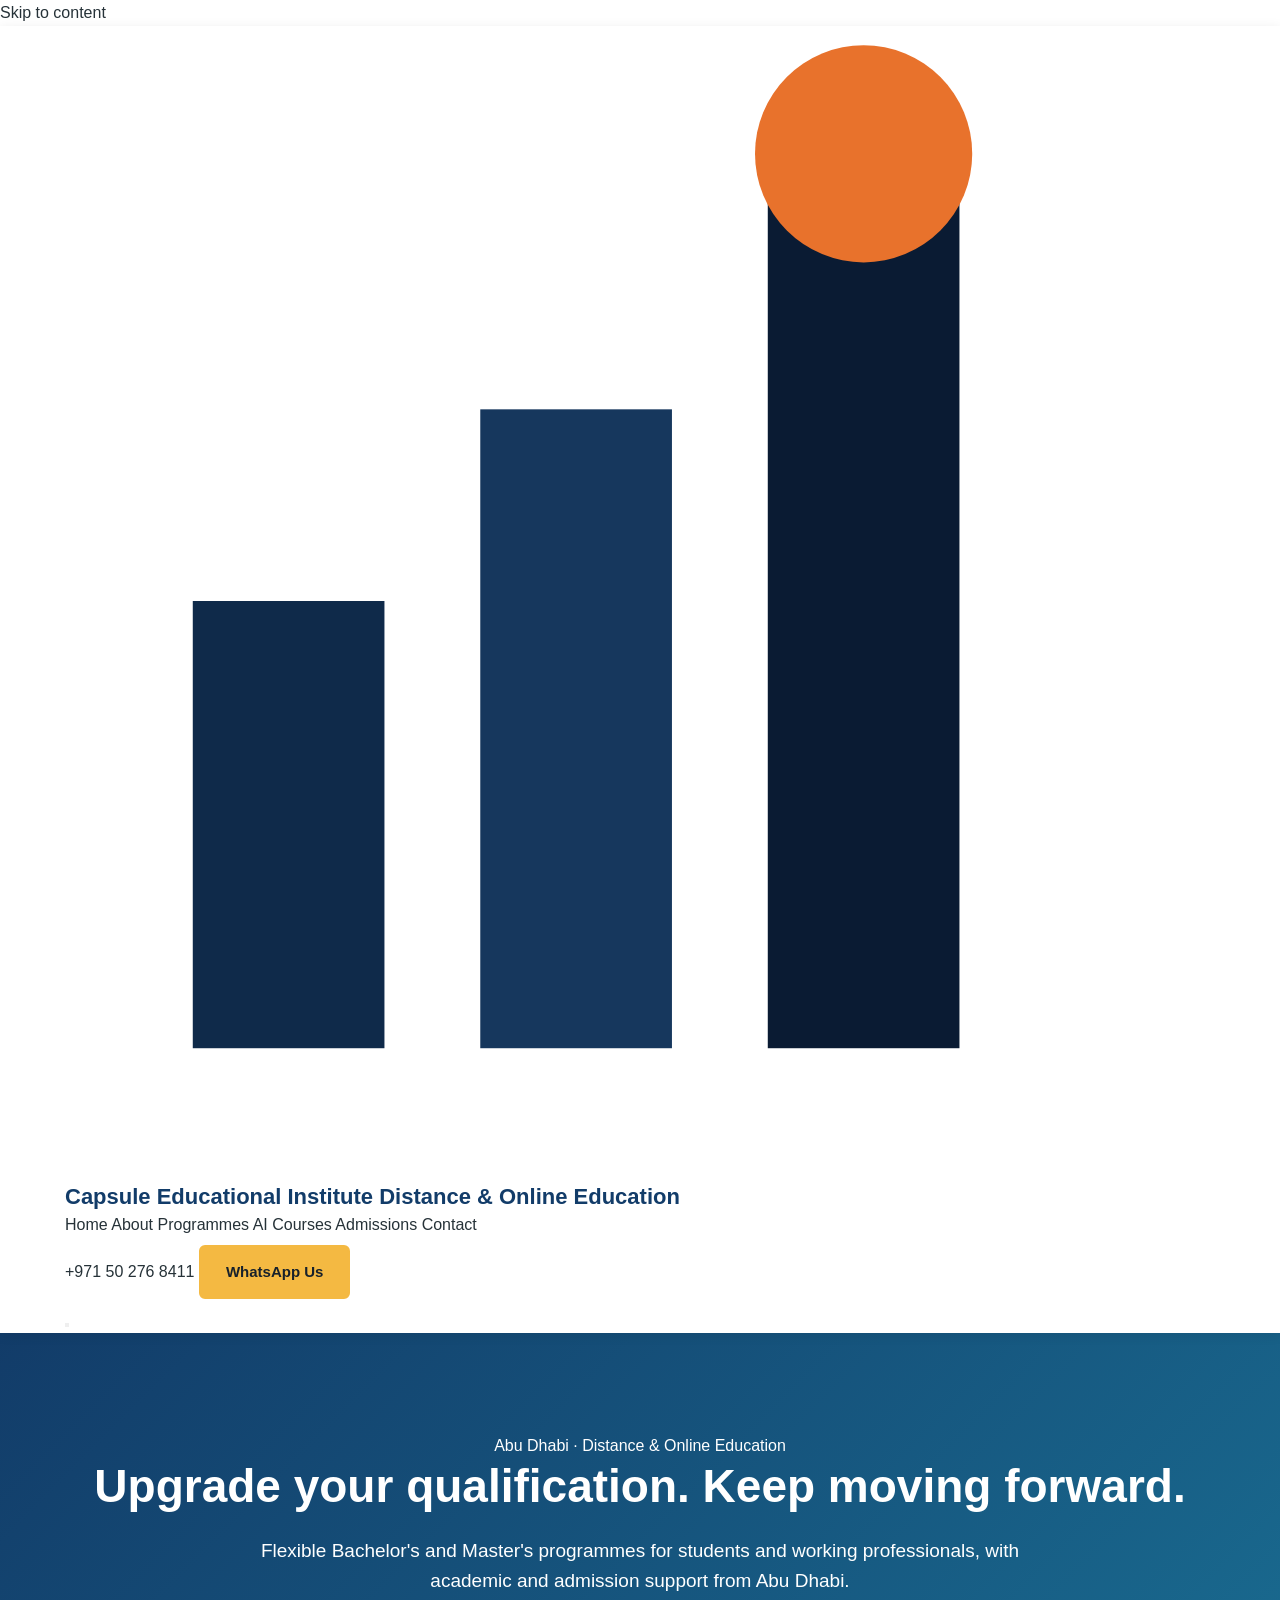
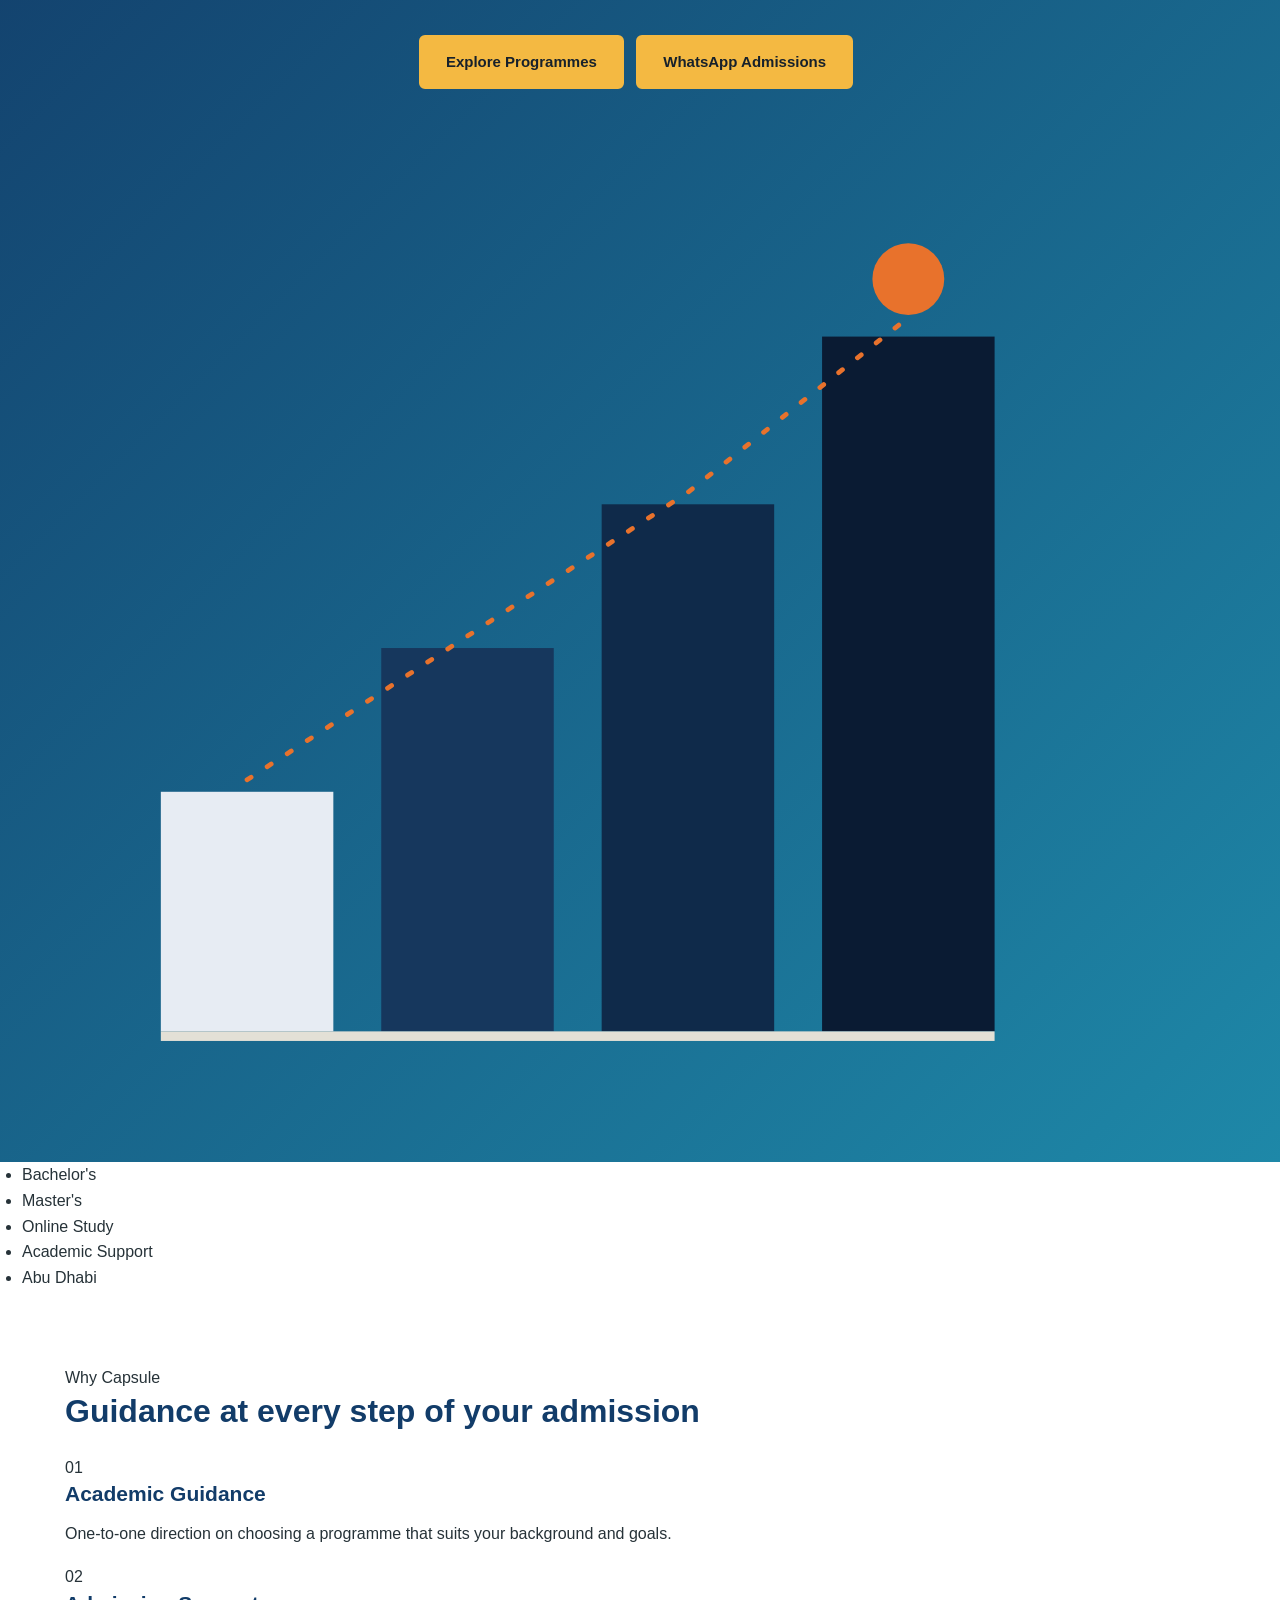
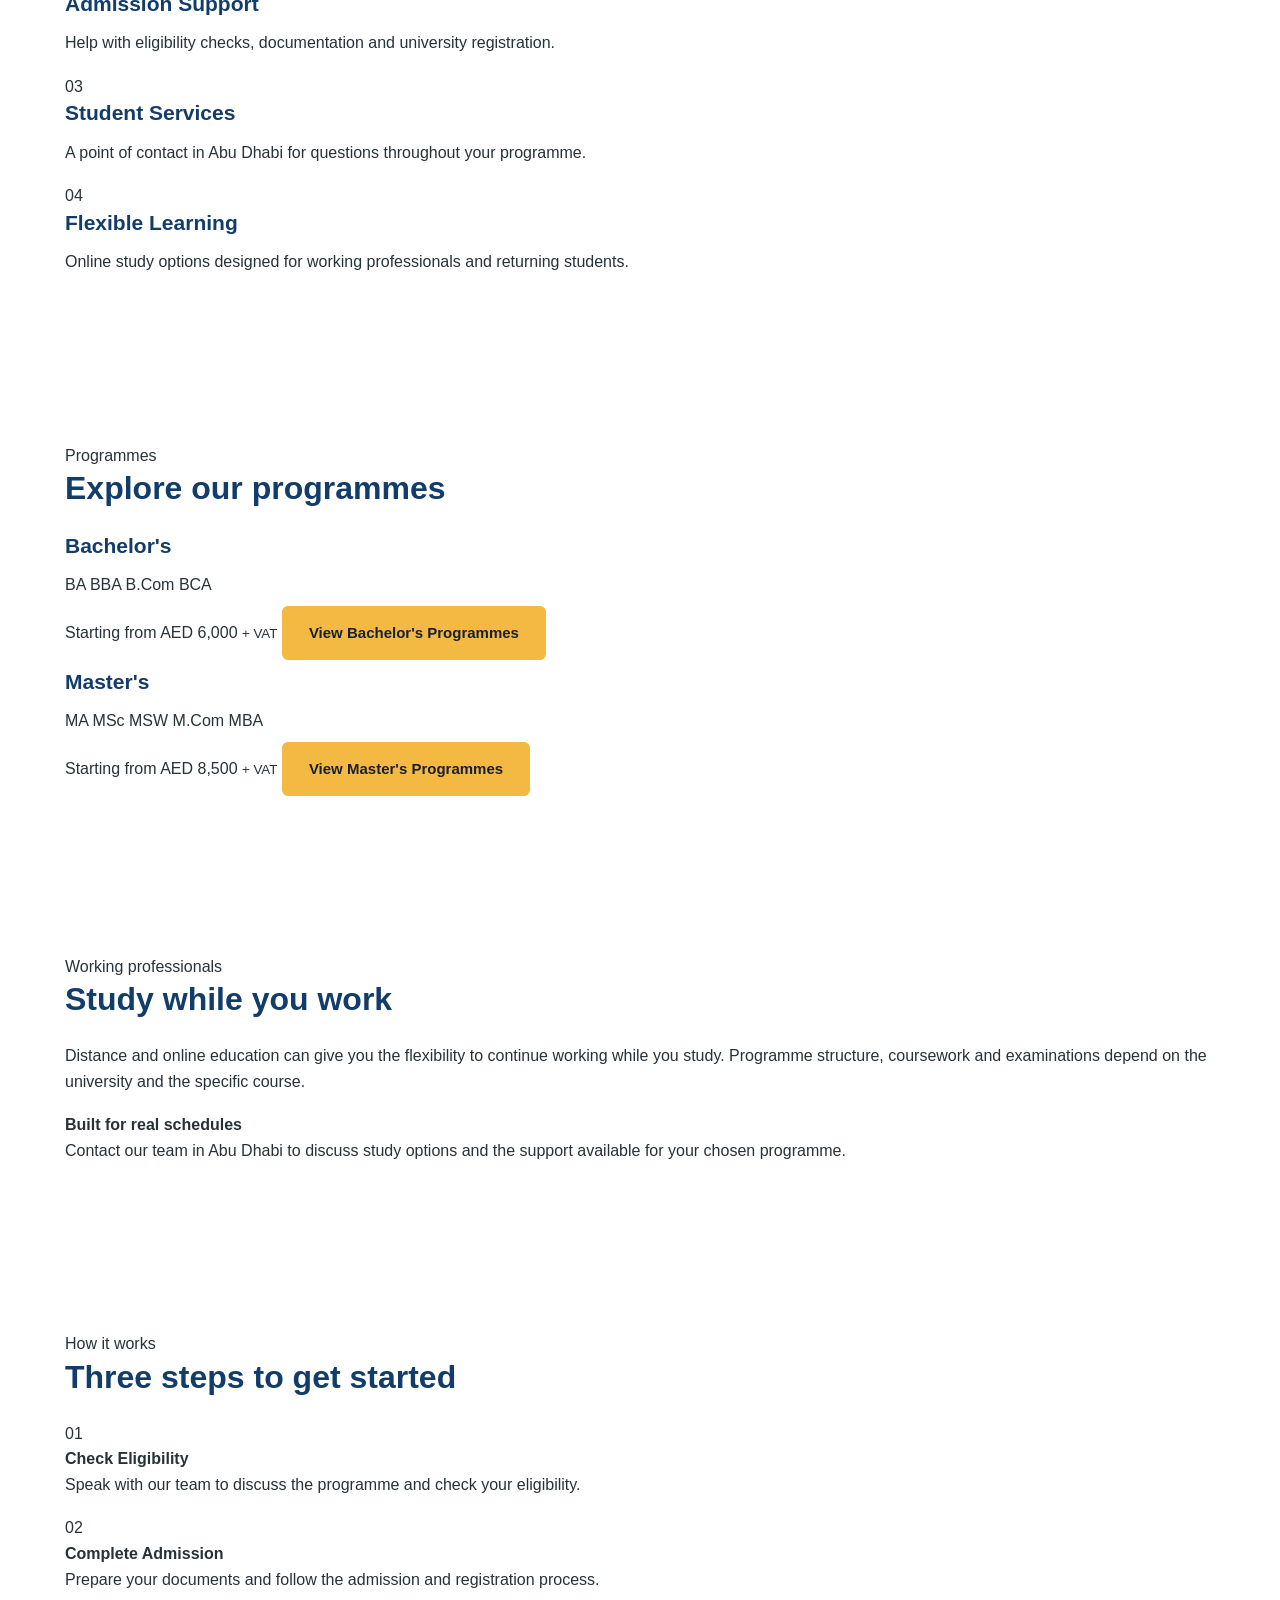
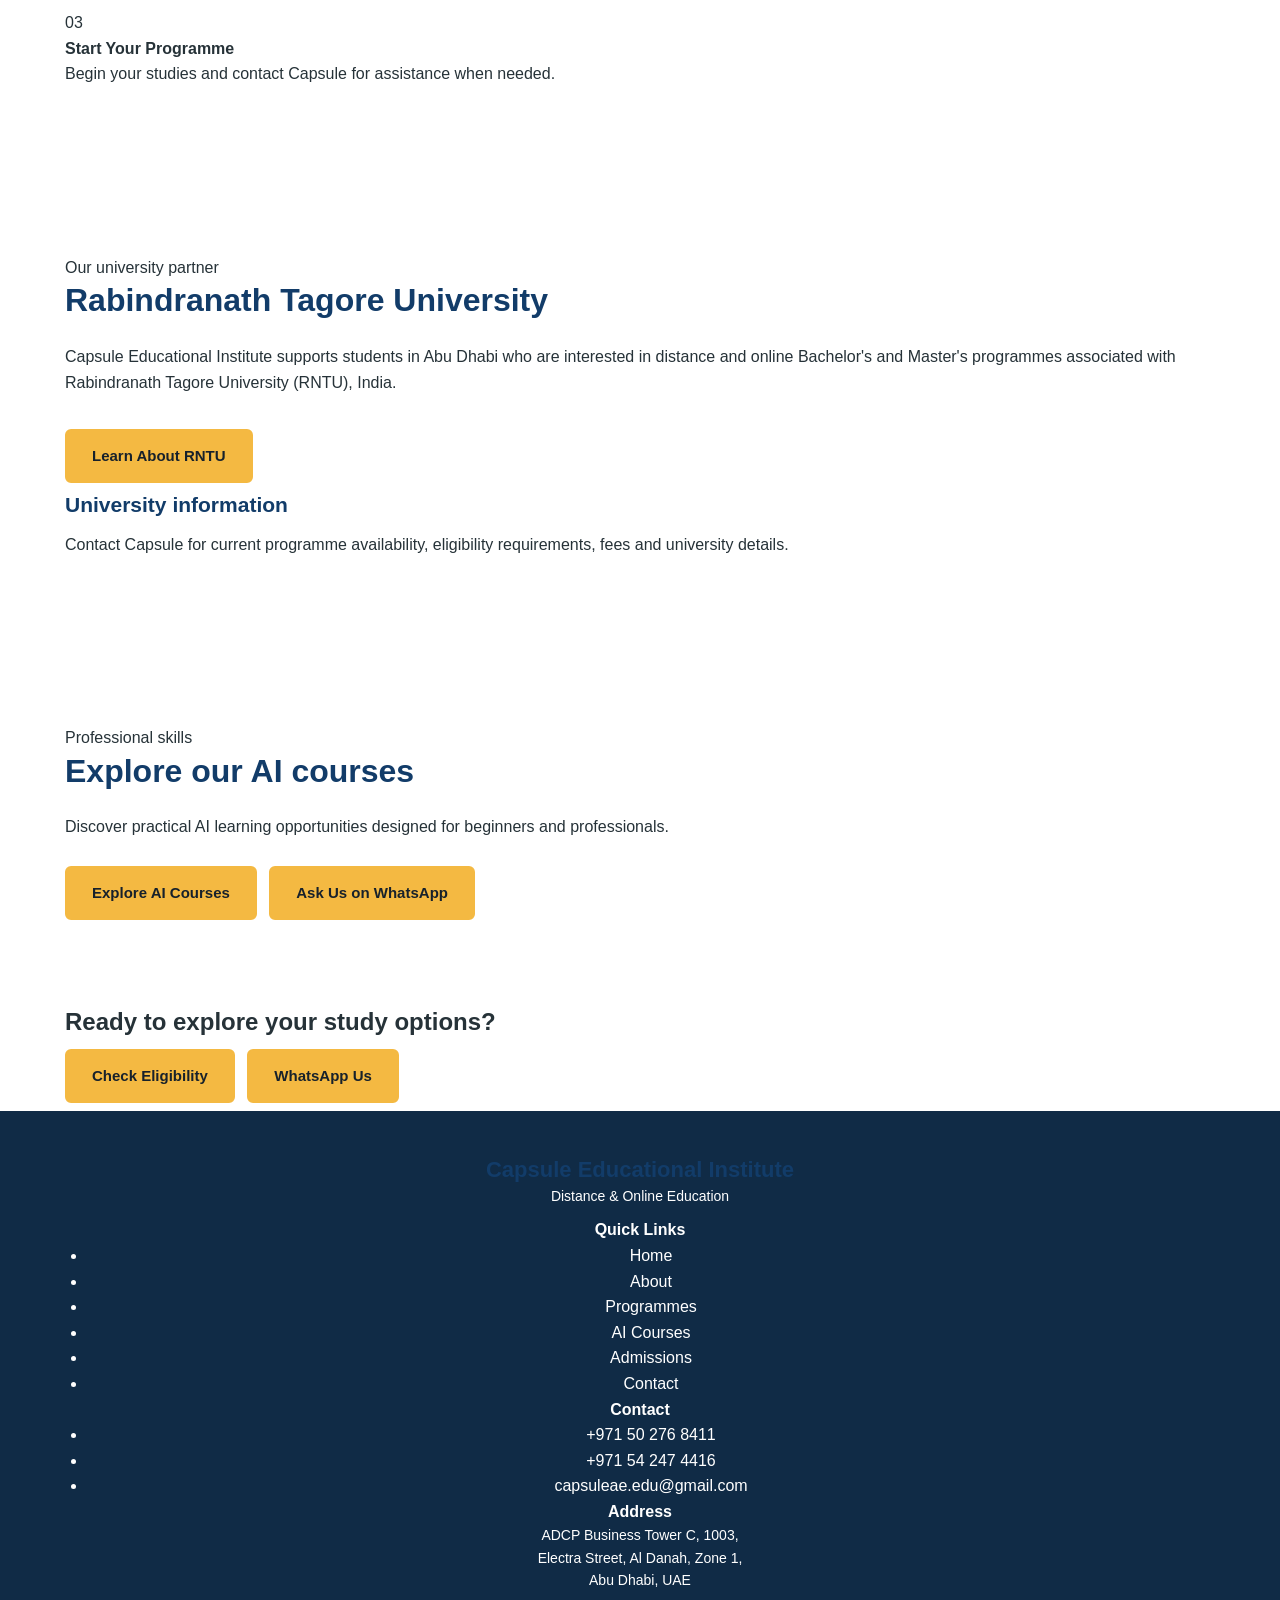
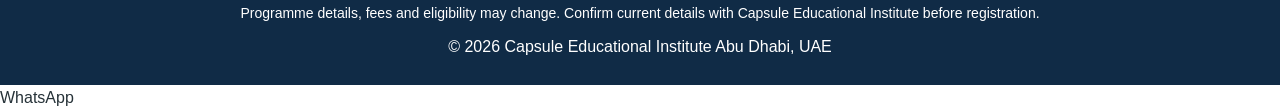
<file: index.html>
<!DOCTYPE html>
<html lang="en">
<head>
  <meta charset="UTF-8">
  <meta name="viewport" content="width=device-width, initial-scale=1.0">

  <title>Capsule Educational Institute | Abu Dhabi</title>

  <meta name="description" content="Capsule Educational Institute in Abu Dhabi provides academic guidance and admission support for distance and online education programmes.">

  <link rel="stylesheet" href="css/style.css">
</head>

<body>

<a class="skip-link" href="#main">Skip to content</a>

<!-- HEADER -->
<header class="site-header">
  <div class="container">

    <a href="index.html" class="logo">
      <svg class="logo-mark" viewBox="0 0 36 36" xmlns="http://www.w3.org/2000/svg" aria-hidden="true">
        <rect x="4" y="18" width="6" height="14" fill="#0F2A4A"/>
        <rect x="13" y="12" width="6" height="20" fill="#16375D"/>
        <rect x="22" y="4" width="6" height="28" fill="#0A1B33"/>
        <circle cx="25" cy="4" r="3.4" fill="#E8722C"/>
      </svg>

      <span>
        Capsule Educational Institute
        <span class="logo-text-sub">Distance &amp; Online Education</span>
      </span>
    </a>

    <nav class="main-nav" id="main-nav">
      <a href="index.html" aria-current="page">Home</a>
      <a href="about.html">About</a>
      <a href="programmes.html">Programmes</a>
      <a href="ai-courses.html">AI Courses</a>
      <a href="admissions.html">Admissions</a>
      <a href="contact.html">Contact</a>
    </nav>

    <div class="header-actions">
      <a href="tel:+971502768411" class="call-link">
        +971 50 276 8411
      </a>

      <a href="https://wa.me/971542474416"
         class="btn btn-primary"
         target="_blank"
         rel="noopener">
        WhatsApp Us
      </a>
    </div>

    <button class="nav-toggle"
            aria-expanded="false"
            aria-controls="main-nav"
            aria-label="Toggle navigation">
      <span></span>
      <span></span>
      <span></span>
    </button>

  </div>
</header>

<!-- MAIN CONTENT -->
<main id="main">

  <!-- HERO SECTION -->
  <section class="hero">
    <div class="container">

      <div class="hero-copy">
        <div class="step-line">
          Abu Dhabi · Distance &amp; Online Education
        </div>

        <h1>Upgrade your qualification. Keep moving forward.</h1>

        <p class="lede">
          Flexible Bachelor's and Master's programmes for students
          and working professionals, with academic and admission
          support from Abu Dhabi.
        </p>

        <div class="btn-row">
          <a href="programmes.html" class="btn btn-primary">
            Explore Programmes
          </a>

          <a href="https://wa.me/971542474416"
             class="btn btn-outline"
             target="_blank"
             rel="noopener">
            WhatsApp Admissions
          </a>
        </div>
      </div>

      <div class="hero-visual">
        <svg viewBox="0 0 480 400"
             xmlns="http://www.w3.org/2000/svg"
             aria-hidden="true">

          <rect x="40" y="290" width="72" height="100" fill="#E7ECF3"/>
          <rect x="132" y="230" width="72" height="160" fill="#16375D"/>
          <rect x="224" y="170" width="72" height="220" fill="#0F2A4A"/>
          <rect x="316" y="100" width="72" height="290" fill="#0A1B33"/>

          <circle cx="352" cy="76" r="15" fill="#E8722C"/>

          <path d="M76 285 L168 225 L260 165 L352 92"
                stroke="#E8722C"
                stroke-width="2"
                stroke-dasharray="2 8"
                stroke-linecap="round"
                fill="none"/>

          <rect x="40" y="390" width="348" height="4" fill="#E3E0D6"/>
        </svg>
      </div>

    </div>
  </section>

  <!-- QUICK HIGHLIGHTS -->
  <section class="trust-strip">
    <ul>
      <li>Bachelor's</li>
      <li>Master's</li>
      <li>Online Study</li>
      <li>Academic Support</li>
      <li>Abu Dhabi</li>
    </ul>
  </section>

  <!-- WHY CAPSULE -->
  <section class="section">
    <div class="container">

      <div class="section-head reveal">
        <div class="eyebrow">Why Capsule</div>
        <h2>Guidance at every step of your admission</h2>
      </div>

      <div class="grid grid-4 reveal">

        <div class="panel">
          <div class="panel-icon">01</div>
          <h3>Academic Guidance</h3>
          <p>
            One-to-one direction on choosing a programme that
            suits your background and goals.
          </p>
        </div>

        <div class="panel">
          <div class="panel-icon">02</div>
          <h3>Admission Support</h3>
          <p>
            Help with eligibility checks, documentation and
            university registration.
          </p>
        </div>

        <div class="panel">
          <div class="panel-icon">03</div>
          <h3>Student Services</h3>
          <p>
            A point of contact in Abu Dhabi for questions
            throughout your programme.
          </p>
        </div>

        <div class="panel">
          <div class="panel-icon">04</div>
          <h3>Flexible Learning</h3>
          <p>
            Online study options designed for working
            professionals and returning students.
          </p>
        </div>

      </div>
    </div>
  </section>

  <!-- PROGRAMMES -->
  <section class="section bg-dim">
    <div class="container">

      <div class="section-head reveal">
        <div class="eyebrow">Programmes</div>
        <h2>Explore our programmes</h2>
      </div>

      <div class="grid grid-2 reveal">

        <div class="programme-card">
          <span class="corner-tag" aria-hidden="true"></span>

          <h3>Bachelor's</h3>

          <div class="degree-list">
            <span>BA</span>
            <span>BBA</span>
            <span>B.Com</span>
            <span>BCA</span>
          </div>

          <span class="fee-label">Starting from</span>
          <span class="fee-amount">AED 6,000 <small>+ VAT</small></span>

          <a href="programmes.html#bachelors" class="btn btn-outline">
            View Bachelor's Programmes
          </a>
        </div>

        <div class="programme-card alt">
          <span class="corner-tag" aria-hidden="true"></span>

          <h3>Master's</h3>

          <div class="degree-list">
            <span>MA</span>
            <span>MSc</span>
            <span>MSW</span>
            <span>M.Com</span>
            <span>MBA</span>
          </div>

          <span class="fee-label">Starting from</span>
          <span class="fee-amount">AED 8,500 <small>+ VAT</small></span>

          <a href="programmes.html#masters" class="btn btn-outline">
            View Master's Programmes
          </a>
        </div>

      </div>
    </div>
  </section>

  <!-- WORKING PROFESSIONALS -->
  <section class="section">
    <div class="container">

      <div class="grid grid-2" style="align-items:center; gap:56px;">

        <div class="reveal">
          <div class="eyebrow">Working professionals</div>

          <h2>Study while you work</h2>

          <p class="lede" style="margin-top:16px;">
            Distance and online education can give you the flexibility
            to continue working while you study. Programme structure,
            coursework and examinations depend on the university and
            the specific course.
          </p>
        </div>

        <div class="reveal">
          <div class="panel">
            <h4>Built for real schedules</h4>

            <p>
              Contact our team in Abu Dhabi to discuss study options
              and the support available for your chosen programme.
            </p>
          </div>
        </div>

      </div>
    </div>
  </section>

  <!-- HOW IT WORKS -->
  <section class="section bg-navy">
    <div class="container">

      <div class="section-head reveal">
        <div class="eyebrow">How it works</div>
        <h2>Three steps to get started</h2>
      </div>

      <div class="steps reveal">

        <div class="step">
          <span class="step-num">01</span>
          <h4>Check Eligibility</h4>
          <p>
            Speak with our team to discuss the programme
            and check your eligibility.
          </p>
        </div>

        <div class="step">
          <span class="step-num">02</span>
          <h4>Complete Admission</h4>
          <p>
            Prepare your documents and follow the admission
            and registration process.
          </p>
        </div>

        <div class="step">
          <span class="step-num">03</span>
          <h4>Start Your Programme</h4>
          <p>
            Begin your studies and contact Capsule for
            assistance when needed.
          </p>
        </div>

      </div>
    </div>
  </section>

  <!-- UNIVERSITY PARTNER -->
  <section class="section">
    <div class="container">

      <div class="grid grid-2" style="align-items:center; gap:56px;">

        <div class="reveal">
          <div class="eyebrow">Our university partner</div>

          <h2>Rabindranath Tagore University</h2>

          <p class="lede" style="margin-top:16px;">
            Capsule Educational Institute supports students in Abu Dhabi
            who are interested in distance and online Bachelor's and
            Master's programmes associated with Rabindranath Tagore
            University (RNTU), India.
          </p>

          <div class="btn-row" style="margin-top:26px;">
            <a href="about.html#rntu" class="btn btn-outline">
              Learn About RNTU
            </a>
          </div>
        </div>

        <div class="panel reveal">
          <h3>University information</h3>

          <p>
            Contact Capsule for current programme availability,
            eligibility requirements, fees and university details.
          </p>
        </div>

      </div>
    </div>
  </section>

  <!-- AI COURSES PROMOTION -->
  <section class="section bg-dim">
    <div class="container">

      <div class="section-head reveal">
        <div class="eyebrow">Professional skills</div>
        <h2>Explore our AI courses</h2>

        <p class="lede">
          Discover practical AI learning opportunities designed
          for beginners and professionals.
        </p>
      </div>

      <div class="btn-row">
        <a href="ai-courses.html" class="btn btn-primary">
          Explore AI Courses
        </a>

        <a href="https://wa.me/971542474416"
           class="btn btn-outline"
           target="_blank"
           rel="noopener">
          Ask Us on WhatsApp
        </a>
      </div>

    </div>
  </section>

  <!-- CALL TO ACTION -->
  <section class="cta-band bg-navy">
    <div class="container">

      <h2>Ready to explore your study options?</h2>

      <div class="btn-row">
        <a href="admissions.html" class="btn btn-primary">
          Check Eligibility
        </a>

        <a href="https://wa.me/971542474416"
           class="btn btn-outline"
           target="_blank"
           rel="noopener">
          WhatsApp Us
        </a>
      </div>

    </div>
  </section>

</main>

<!-- FOOTER -->
<footer class="site-footer">
  <div class="container">

    <div class="footer-grid">

      <div class="footer-brand">
        <a href="index.html" class="logo">
          Capsule Educational Institute
        </a>

        <p>Distance &amp; Online Education</p>
      </div>

      <div class="footer-col">
        <h4>Quick Links</h4>

        <ul>
          <li><a href="index.html">Home</a></li>
          <li><a href="about.html">About</a></li>
          <li><a href="programmes.html">Programmes</a></li>
          <li><a href="ai-courses.html">AI Courses</a></li>
          <li><a href="admissions.html">Admissions</a></li>
          <li><a href="contact.html">Contact</a></li>
        </ul>
      </div>

      <div class="footer-col">
        <h4>Contact</h4>

        <ul>
          <li><a href="tel:+971502768411">+971 50 276 8411</a></li>
          <li>
            <a href="https://wa.me/971542474416"
               target="_blank"
               rel="noopener">
              +971 54 247 4416
            </a>
          </li>
          <li>
            <a href="mailto:capsuleae.edu@gmail.com">
              capsuleae.edu@gmail.com
            </a>
          </li>
        </ul>
      </div>

      <div class="footer-col">
        <h4>Address</h4>

        <p>
          ADCP Business Tower C, 1003,<br>
          Electra Street, Al Danah, Zone 1,<br>
          Abu Dhabi, UAE
        </p>
      </div>

    </div>

    <p class="footer-disclaimer">
      Programme details, fees and eligibility may change.
      Confirm current details with Capsule Educational Institute
      before registration.
    </p>

    <div class="footer-bottom">
      <span>© <span data-year>2026</span> Capsule Educational Institute</span>
      <span>Abu Dhabi, UAE</span>
    </div>

  </div>
</footer>

<!-- WHATSAPP SHORTCUT -->
<a href="https://wa.me/971542474416"
   class="sticky-whatsapp"
   target="_blank"
   rel="noopener"
   aria-label="Chat on WhatsApp">
  WhatsApp
</a>

<script src="js/script.js"></script>

</body>
</html>
</file>
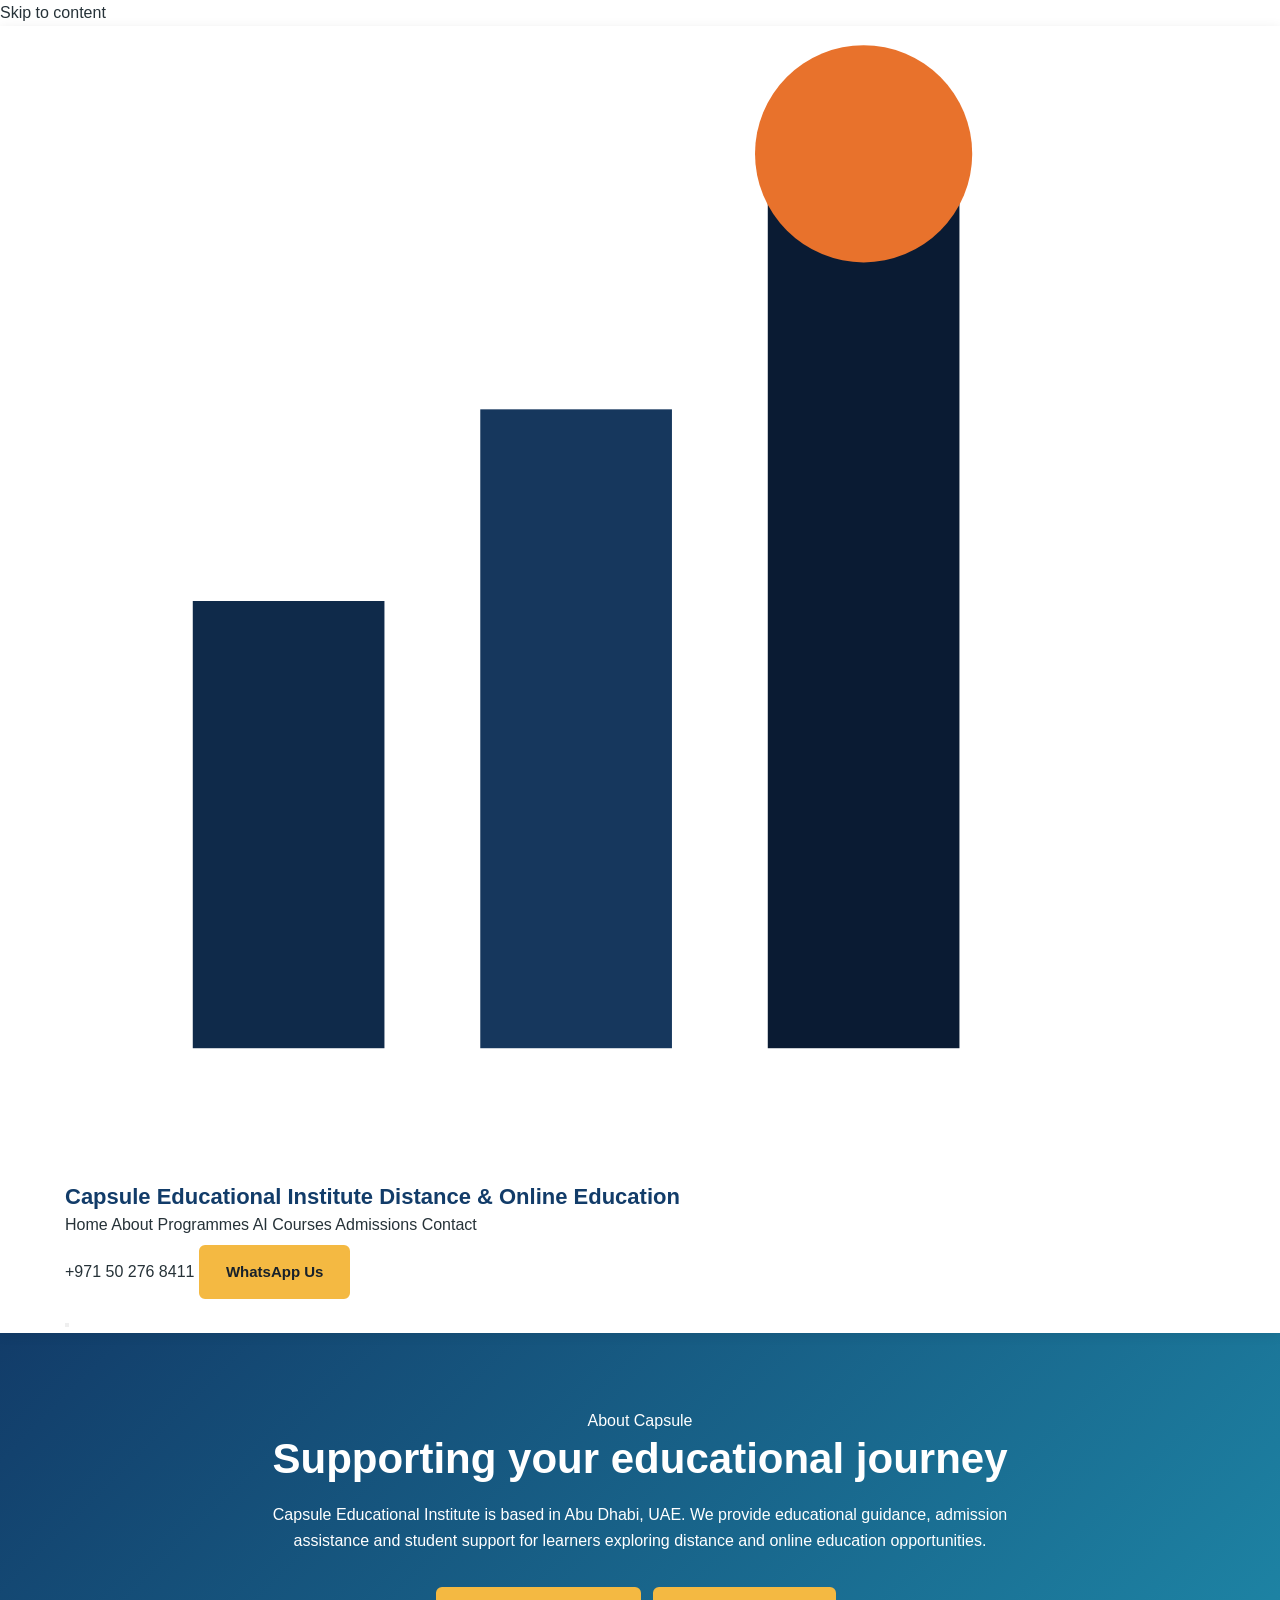
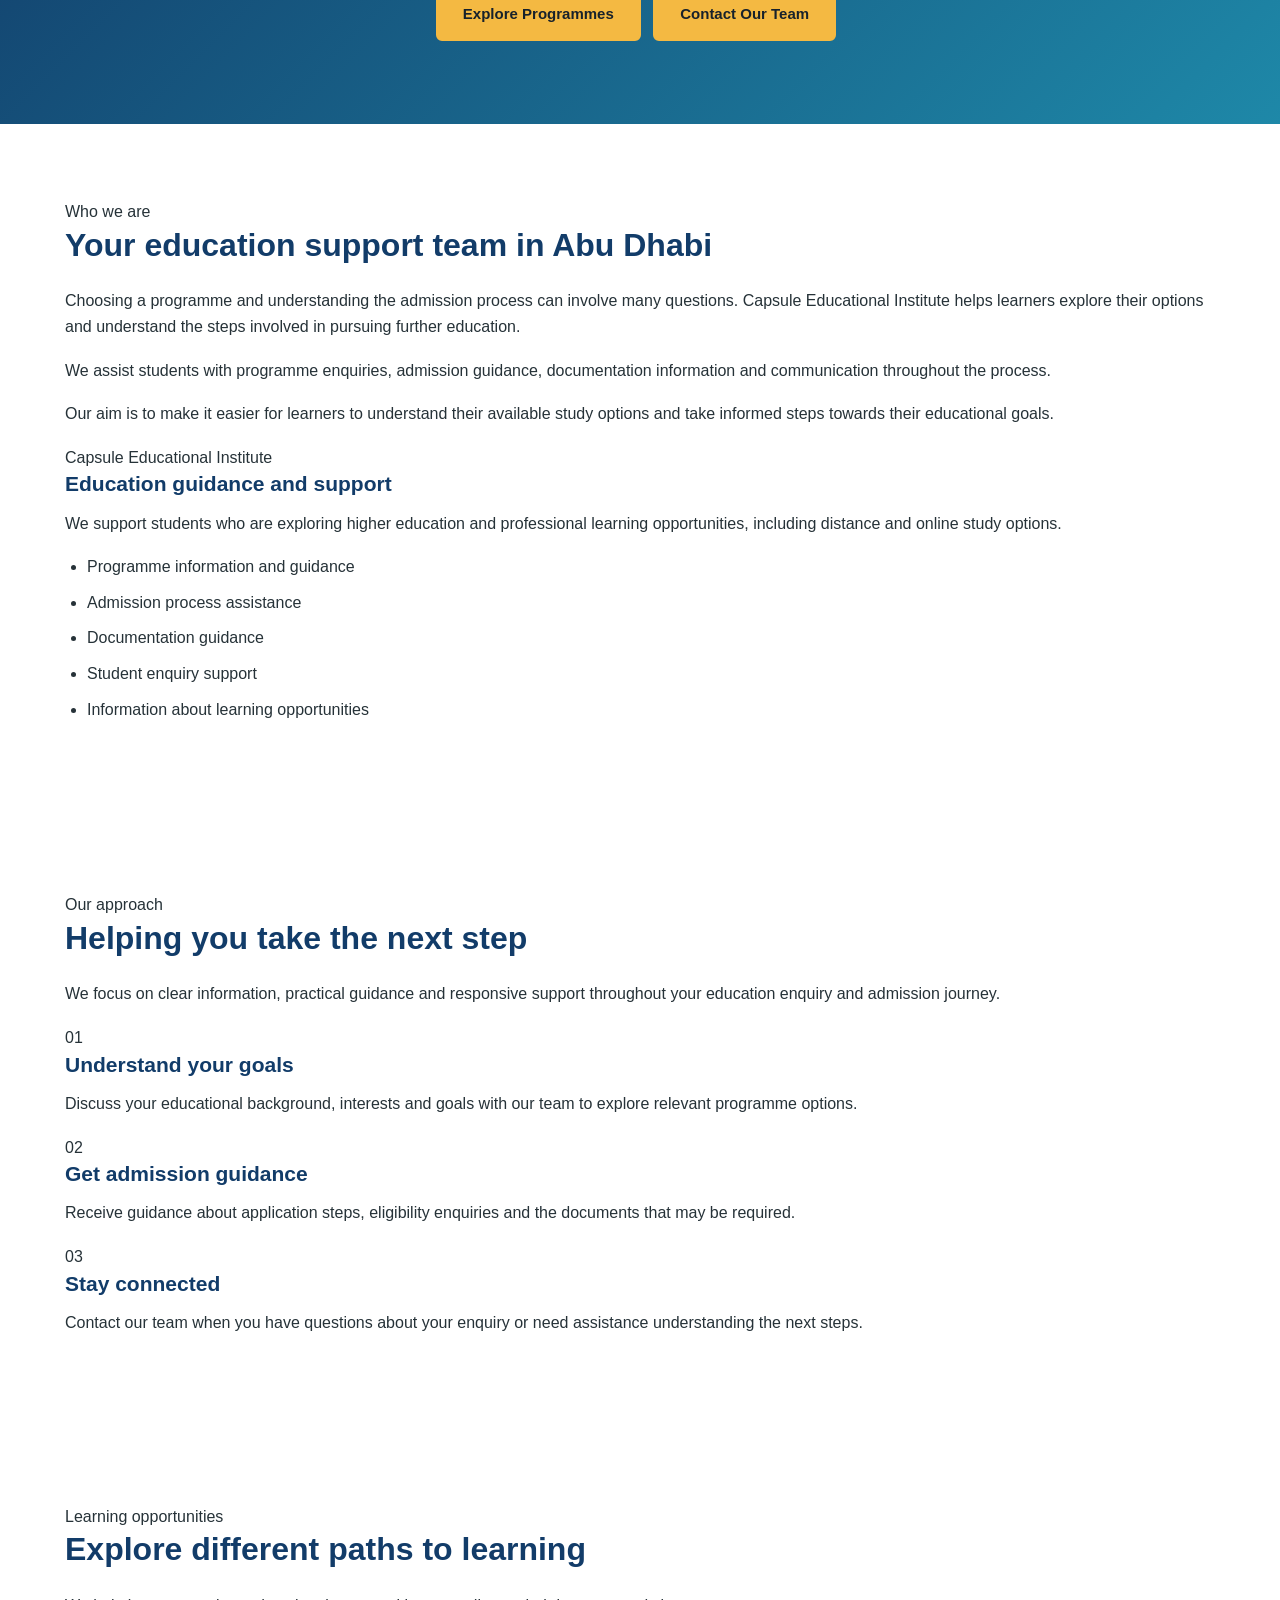
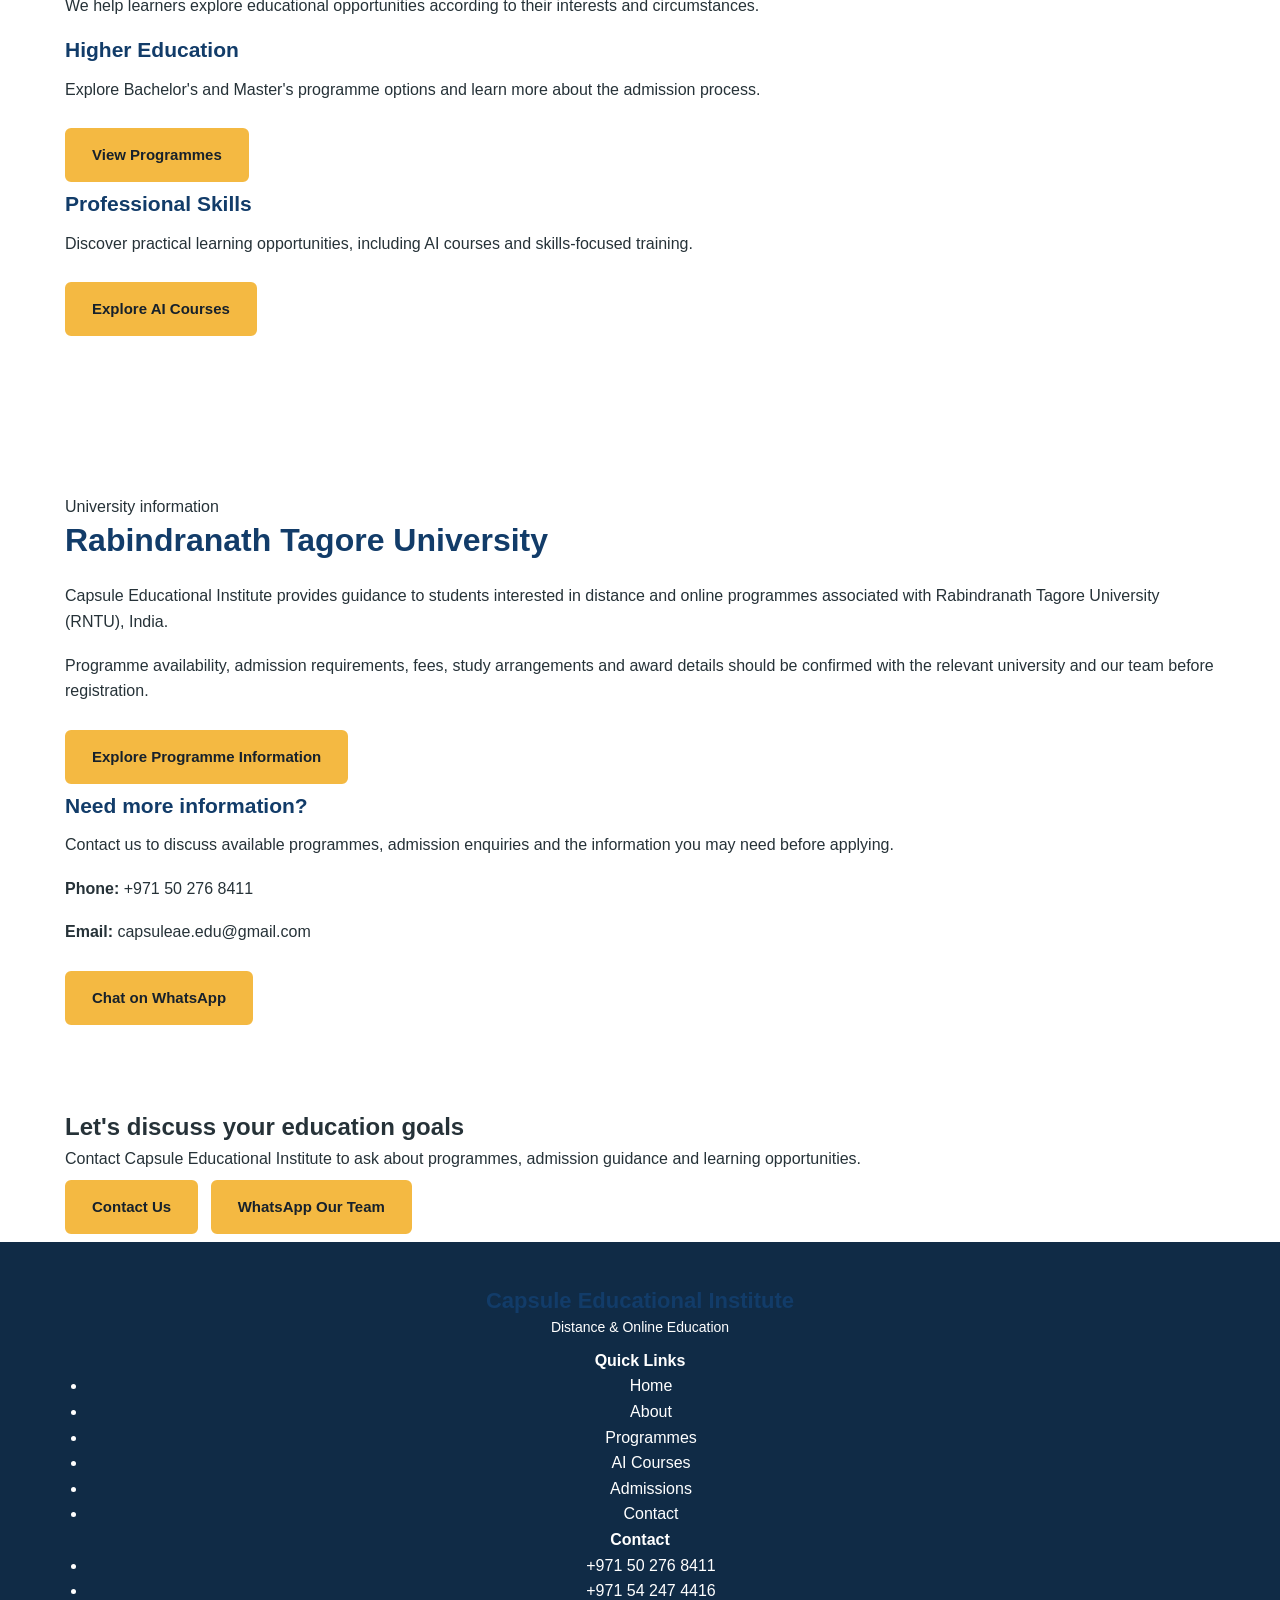
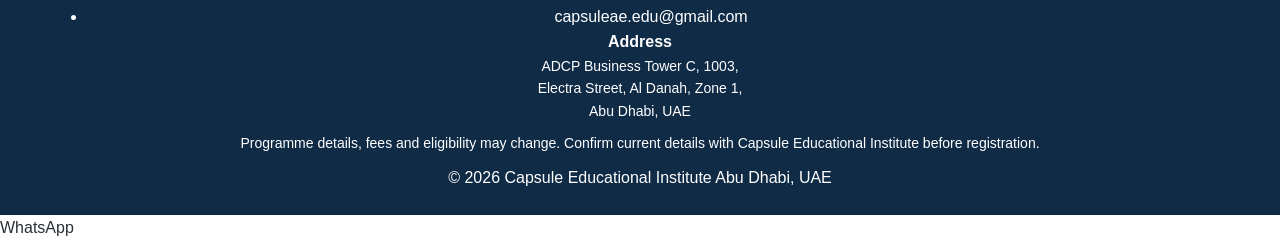
<file: about.html>
<!DOCTYPE html>
<html lang="en">

<head>
  <meta charset="UTF-8">
  <meta name="viewport" content="width=device-width, initial-scale=1.0">

  <title>About Us | Capsule Educational Institute</title>

  <meta name="description" content="Learn about Capsule Educational Institute in Abu Dhabi, our educational guidance, student support and distance and online learning services.">

  <link rel="stylesheet" href="css/style.css">
</head>

<body>

<a class="skip-link" href="#main">Skip to content</a>

<!-- HEADER -->
<header class="site-header">
  <div class="container">

    <a href="index.html" class="logo">
      <svg class="logo-mark" viewBox="0 0 36 36"
           xmlns="http://www.w3.org/2000/svg" aria-hidden="true">
        <rect x="4" y="18" width="6" height="14" fill="#0F2A4A"/>
        <rect x="13" y="12" width="6" height="20" fill="#16375D"/>
        <rect x="22" y="4" width="6" height="28" fill="#0A1B33"/>
        <circle cx="25" cy="4" r="3.4" fill="#E8722C"/>
      </svg>

      <span>
        Capsule Educational Institute
        <span class="logo-text-sub">Distance &amp; Online Education</span>
      </span>
    </a>

    <nav class="main-nav" id="main-nav">
      <a href="index.html">Home</a>
      <a href="about.html" aria-current="page">About</a>
      <a href="programmes.html">Programmes</a>
      <a href="ai-courses.html">AI Courses</a>
      <a href="admissions.html">Admissions</a>
      <a href="contact.html">Contact</a>
    </nav>

    <div class="header-actions">
      <a href="tel:+971502768411" class="call-link">
        +971 50 276 8411
      </a>

      <a href="https://wa.me/971542474416"
         class="btn btn-primary"
         target="_blank"
         rel="noopener">
        WhatsApp Us
      </a>
    </div>

    <button class="nav-toggle"
            aria-expanded="false"
            aria-controls="main-nav"
            aria-label="Toggle navigation">
      <span></span>
      <span></span>
      <span></span>
    </button>

  </div>
</header>

<!-- MAIN CONTENT -->
<main id="main">

  <!-- PAGE INTRO -->
  <section class="page-hero section bg-dim">
    <div class="container">

      <div class="eyebrow">About Capsule</div>

      <h1>Supporting your educational journey</h1>

      <p class="lede">
        Capsule Educational Institute is based in Abu Dhabi, UAE.
        We provide educational guidance, admission assistance and
        student support for learners exploring distance and
        online education opportunities.
      </p>

      <div class="btn-row" style="margin-top: 26px;">
        <a href="programmes.html" class="btn btn-primary">
          Explore Programmes
        </a>

        <a href="contact.html" class="btn btn-outline">
          Contact Our Team
        </a>
      </div>

    </div>
  </section>

  <!-- WHO WE ARE -->
  <section class="section">
    <div class="container">

      <div class="grid grid-2" style="align-items: center; gap: 56px;">

        <div class="reveal">
          <div class="eyebrow">Who we are</div>

          <h2>Your education support team in Abu Dhabi</h2>

          <p>
            Choosing a programme and understanding the admission
            process can involve many questions. Capsule Educational
            Institute helps learners explore their options and
            understand the steps involved in pursuing further
            education.
          </p>

          <p>
            We assist students with programme enquiries, admission
            guidance, documentation information and communication
            throughout the process.
          </p>

          <p>
            Our aim is to make it easier for learners to understand
            their available study options and take informed steps
            towards their educational goals.
          </p>
        </div>

        <div class="panel reveal">
          <div class="eyebrow">Capsule Educational Institute</div>

          <h3>Education guidance and support</h3>

          <p>
            We support students who are exploring higher education
            and professional learning opportunities, including
            distance and online study options.
          </p>

          <ul>
            <li>Programme information and guidance</li>
            <li>Admission process assistance</li>
            <li>Documentation guidance</li>
            <li>Student enquiry support</li>
            <li>Information about learning opportunities</li>
          </ul>
        </div>

      </div>
    </div>
  </section>

  <!-- OUR APPROACH -->
  <section class="section bg-dim">
    <div class="container">

      <div class="section-head reveal">
        <div class="eyebrow">Our approach</div>
        <h2>Helping you take the next step</h2>

        <p class="lede">
          We focus on clear information, practical guidance and
          responsive support throughout your education enquiry
          and admission journey.
        </p>
      </div>

      <div class="grid grid-3 reveal">

        <div class="panel">
          <div class="panel-icon">01</div>

          <h3>Understand your goals</h3>

          <p>
            Discuss your educational background, interests and
            goals with our team to explore relevant programme
            options.
          </p>
        </div>

        <div class="panel">
          <div class="panel-icon">02</div>

          <h3>Get admission guidance</h3>

          <p>
            Receive guidance about application steps, eligibility
            enquiries and the documents that may be required.
          </p>
        </div>

        <div class="panel">
          <div class="panel-icon">03</div>

          <h3>Stay connected</h3>

          <p>
            Contact our team when you have questions about your
            enquiry or need assistance understanding the next steps.
          </p>
        </div>

      </div>
    </div>
  </section>

  <!-- LEARNING OPTIONS -->
  <section class="section">
    <div class="container">

      <div class="section-head reveal">
        <div class="eyebrow">Learning opportunities</div>
        <h2>Explore different paths to learning</h2>

        <p class="lede">
          We help learners explore educational opportunities
          according to their interests and circumstances.
        </p>
      </div>

      <div class="grid grid-2 reveal">

        <div class="programme-card">
          <span class="corner-tag" aria-hidden="true"></span>

          <h3>Higher Education</h3>

          <p>
            Explore Bachelor's and Master's programme options
            and learn more about the admission process.
          </p>

          <a href="programmes.html" class="btn btn-outline">
            View Programmes
          </a>
        </div>

        <div class="programme-card alt">
          <span class="corner-tag" aria-hidden="true"></span>

          <h3>Professional Skills</h3>

          <p>
            Discover practical learning opportunities, including
            AI courses and skills-focused training.
          </p>

          <a href="ai-courses.html" class="btn btn-outline">
            Explore AI Courses
          </a>
        </div>

      </div>

    </div>
  </section>

  <!-- UNIVERSITY PARTNER -->
  <section class="section bg-dim" id="rntu">
    <div class="container">

      <div class="grid grid-2" style="align-items: center; gap: 56px;">

        <div class="reveal">
          <div class="eyebrow">University information</div>

          <h2>Rabindranath Tagore University</h2>

          <p>
            Capsule Educational Institute provides guidance to
            students interested in distance and online programmes
            associated with Rabindranath Tagore University (RNTU),
            India.
          </p>

          <p>
            Programme availability, admission requirements, fees,
            study arrangements and award details should be confirmed
            with the relevant university and our team before
            registration.
          </p>

          <a href="programmes.html" class="btn btn-primary">
            Explore Programme Information
          </a>
        </div>

        <div class="panel reveal">
          <h3>Need more information?</h3>

          <p>
            Contact us to discuss available programmes, admission
            enquiries and the information you may need before applying.
          </p>

          <p>
            <strong>Phone:</strong>
            <a href="tel:+971502768411">+971 50 276 8411</a>
          </p>

          <p>
            <strong>Email:</strong>
            <a href="mailto:capsuleae.edu@gmail.com">
              capsuleae.edu@gmail.com
            </a>
          </p>

          <a href="https://wa.me/971542474416"
             class="btn btn-outline"
             target="_blank"
             rel="noopener">
            Chat on WhatsApp
          </a>
        </div>

      </div>
    </div>
  </section>

  <!-- CALL TO ACTION -->
  <section class="cta-band bg-navy">
    <div class="container">

      <h2>Let's discuss your education goals</h2>

      <p>
        Contact Capsule Educational Institute to ask about
        programmes, admission guidance and learning opportunities.
      </p>

      <div class="btn-row">
        <a href="contact.html" class="btn btn-primary">
          Contact Us
        </a>

        <a href="https://wa.me/971542474416"
           class="btn btn-outline"
           target="_blank"
           rel="noopener">
          WhatsApp Our Team
        </a>
      </div>

    </div>
  </section>

</main>

<!-- FOOTER -->
<footer class="site-footer">
  <div class="container">

    <div class="footer-grid">

      <div class="footer-brand">
        <a href="index.html" class="logo">
          Capsule Educational Institute
        </a>

        <p>Distance &amp; Online Education</p>
      </div>

      <div class="footer-col">
        <h4>Quick Links</h4>

        <ul>
          <li><a href="index.html">Home</a></li>
          <li><a href="about.html">About</a></li>
          <li><a href="programmes.html">Programmes</a></li>
          <li><a href="ai-courses.html">AI Courses</a></li>
          <li><a href="admissions.html">Admissions</a></li>
          <li><a href="contact.html">Contact</a></li>
        </ul>
      </div>

      <div class="footer-col">
        <h4>Contact</h4>

        <ul>
          <li>
            <a href="tel:+971502768411">+971 50 276 8411</a>
          </li>

          <li>
            <a href="https://wa.me/971542474416"
               target="_blank"
               rel="noopener">
              +971 54 247 4416
            </a>
          </li>

          <li>
            <a href="mailto:capsuleae.edu@gmail.com">
              capsuleae.edu@gmail.com
            </a>
          </li>
        </ul>
      </div>

      <div class="footer-col">
        <h4>Address</h4>

        <p>
          ADCP Business Tower C, 1003,<br>
          Electra Street, Al Danah, Zone 1,<br>
          Abu Dhabi, UAE
        </p>
      </div>

    </div>

    <p class="footer-disclaimer">
      Programme details, fees and eligibility may change.
      Confirm current details with Capsule Educational Institute
      before registration.
    </p>

    <div class="footer-bottom">
      <span>© <span data-year>2026</span> Capsule Educational Institute</span>
      <span>Abu Dhabi, UAE</span>
    </div>

  </div>
</footer>

<a href="https://wa.me/971542474416"
   class="sticky-whatsapp"
   target="_blank"
   rel="noopener"
   aria-label="Chat on WhatsApp">
  WhatsApp
</a>

<script src="js/script.js"></script>

</body>
</html>
</file>
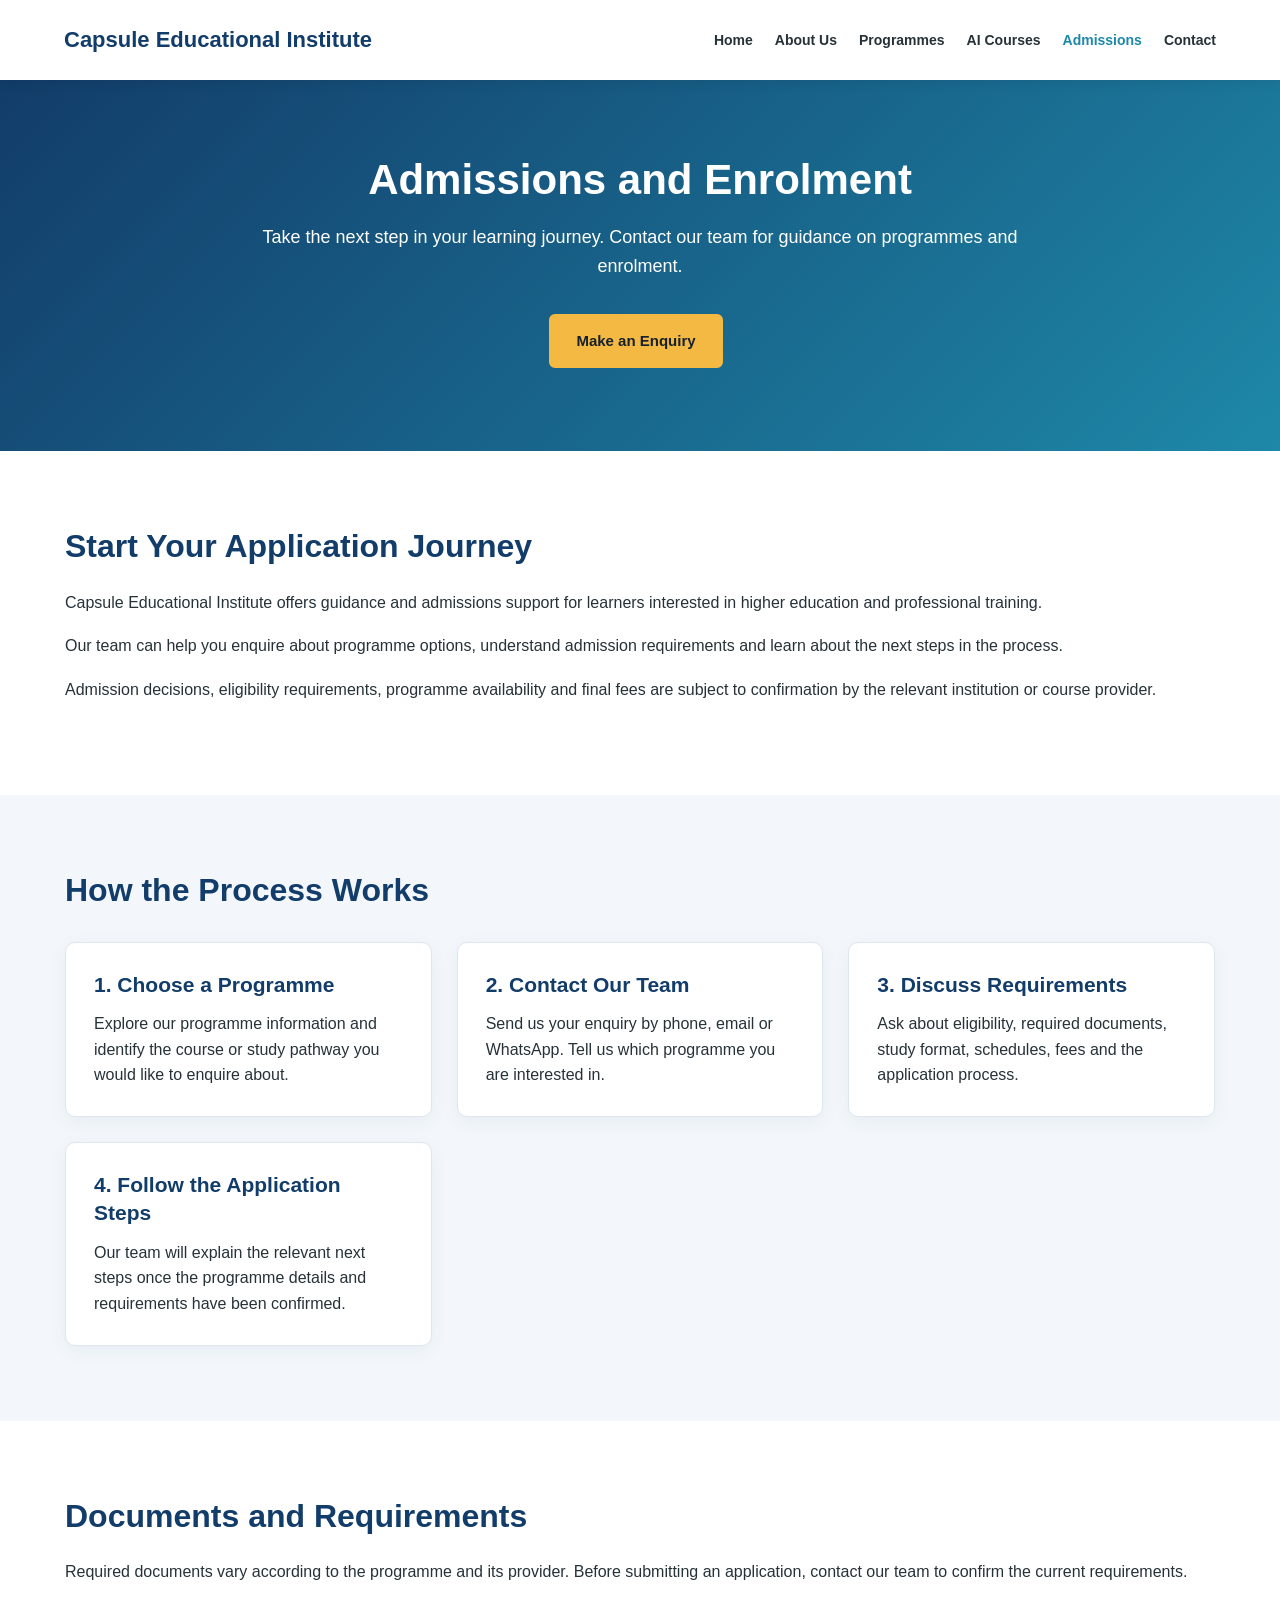
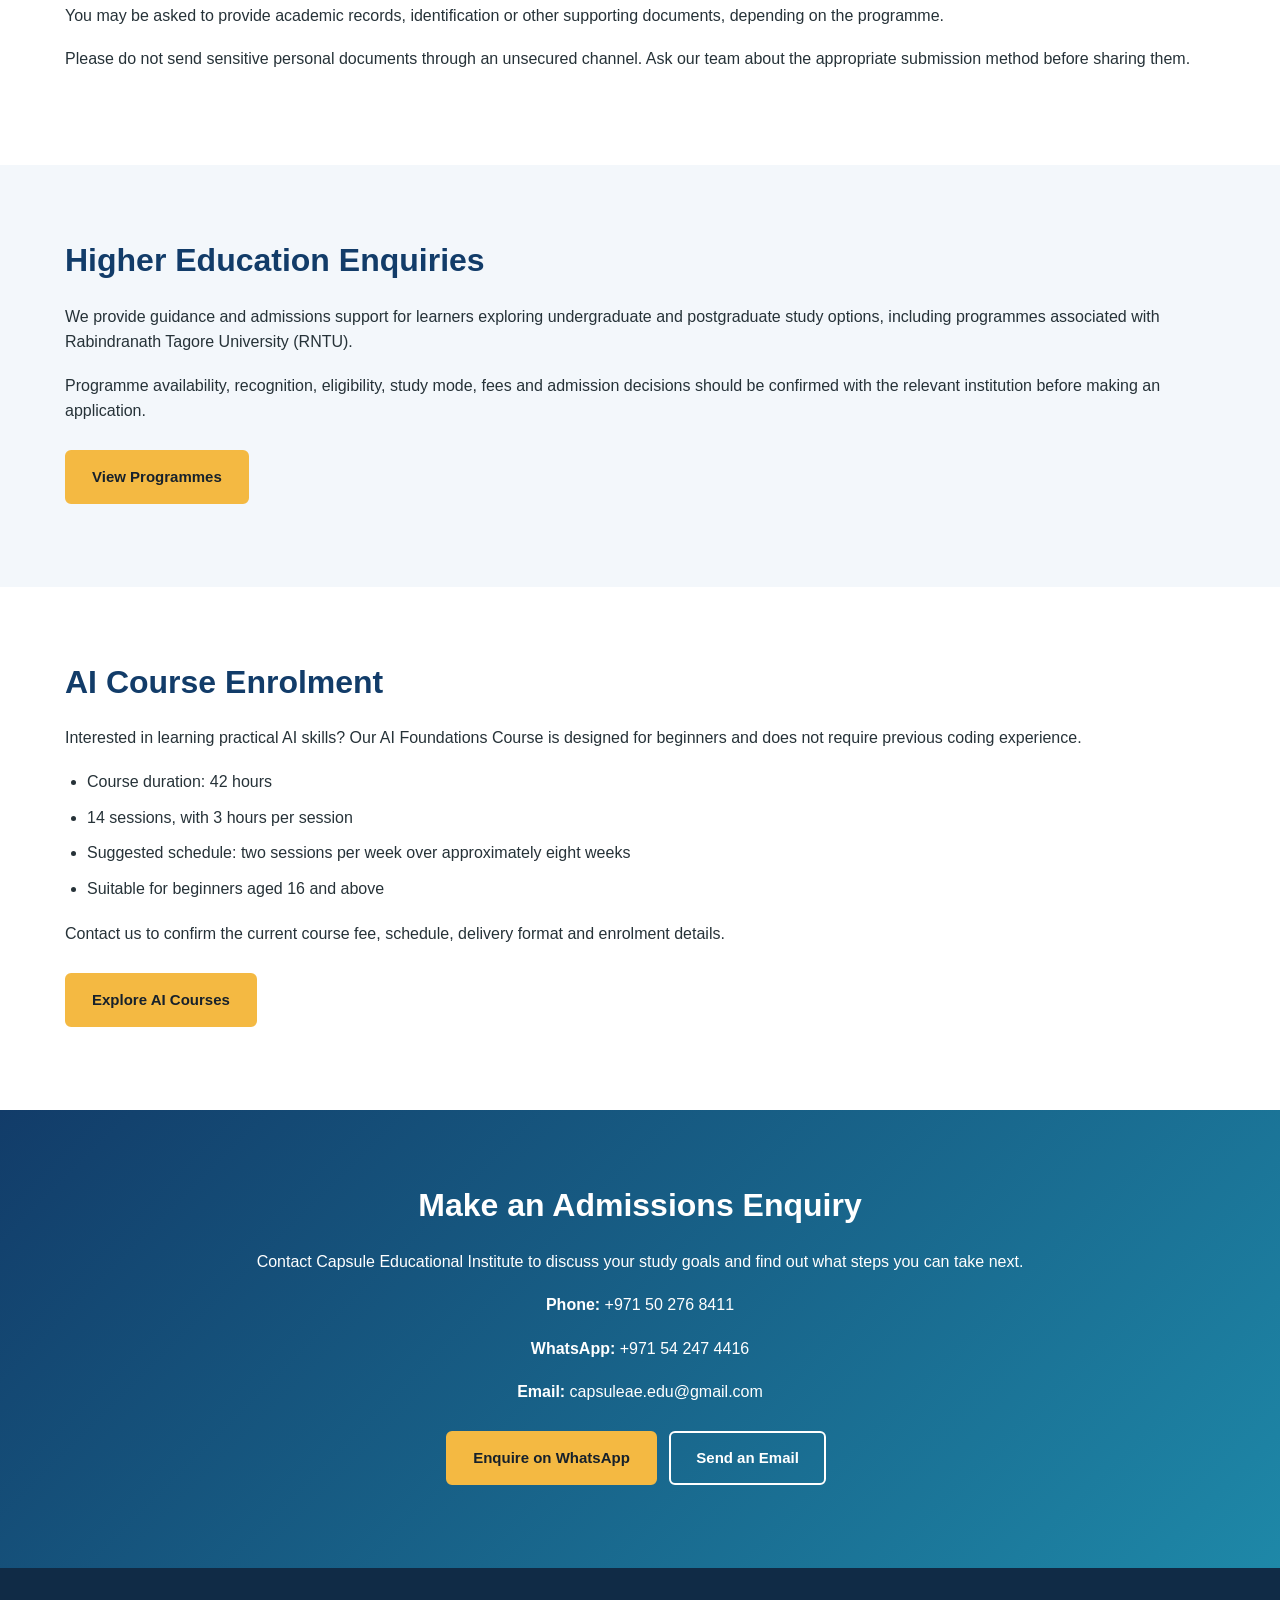
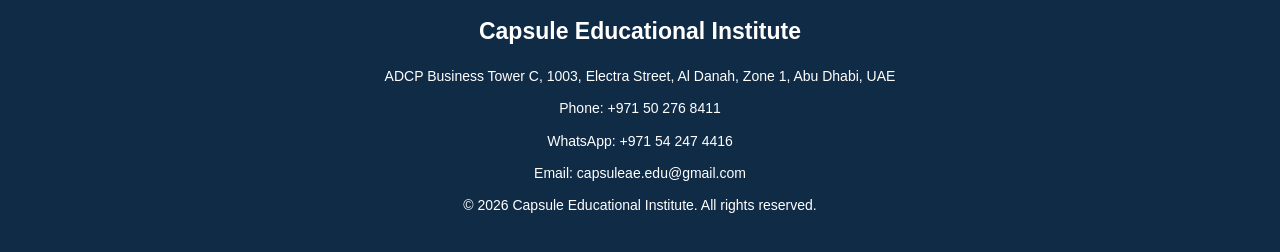
<file: admissions.html>
<!DOCTYPE html>
<html lang="en">
<head>
    <meta charset="UTF-8">
    <meta name="viewport" content="width=device-width, initial-scale=1.0">

    <title>Admissions | Capsule Educational Institute</title>

    <meta name="description" content="Contact Capsule Educational Institute in Abu Dhabi for programme information, admission guidance and enrolment enquiries.">

    <link rel="stylesheet" href="css/style.css">
</head>

<body>

    <!-- Header -->
    <header>
        <nav class="navbar">
            <a href="index.html" class="logo">Capsule Educational Institute</a>

            <ul class="nav-links">
                <li><a href="index.html">Home</a></li>
                <li><a href="about.html">About Us</a></li>
                <li><a href="programmes.html">Programmes</a></li>
                <li><a href="ai-courses.html">AI Courses</a></li>
                <li><a href="admissions.html" class="active">Admissions</a></li>
                <li><a href="contact.html">Contact</a></li>
            </ul>
        </nav>
    </header>

    <!-- Hero Section -->
    <section class="page-hero">
        <div class="container">
            <h1>Admissions and Enrolment</h1>
            <p>
                Take the next step in your learning journey.
                Contact our team for guidance on programmes and enrolment.
            </p>

            <a href="#enquiry" class="btn">Make an Enquiry</a>
        </div>
    </section>

    <!-- Introduction -->
    <section class="section">
        <div class="container">
            <h2>Start Your Application Journey</h2>

            <p>
                Capsule Educational Institute offers guidance and admissions support
                for learners interested in higher education and professional training.
            </p>

            <p>
                Our team can help you enquire about programme options, understand
                admission requirements and learn about the next steps in the process.
            </p>

            <p>
                Admission decisions, eligibility requirements, programme availability
                and final fees are subject to confirmation by the relevant institution
                or course provider.
            </p>
        </div>
    </section>

    <!-- Admission Steps -->
    <section class="section light-bg">
        <div class="container">
            <h2>How the Process Works</h2>

            <div class="cards">

                <div class="card">
                    <h3>1. Choose a Programme</h3>
                    <p>
                        Explore our programme information and identify the course
                        or study pathway you would like to enquire about.
                    </p>
                </div>

                <div class="card">
                    <h3>2. Contact Our Team</h3>
                    <p>
                        Send us your enquiry by phone, email or WhatsApp.
                        Tell us which programme you are interested in.
                    </p>
                </div>

                <div class="card">
                    <h3>3. Discuss Requirements</h3>
                    <p>
                        Ask about eligibility, required documents, study format,
                        schedules, fees and the application process.
                    </p>
                </div>

                <div class="card">
                    <h3>4. Follow the Application Steps</h3>
                    <p>
                        Our team will explain the relevant next steps once the
                        programme details and requirements have been confirmed.
                    </p>
                </div>

            </div>
        </div>
    </section>

    <!-- Documents -->
    <section class="section">
        <div class="container">
            <h2>Documents and Requirements</h2>

            <p>
                Required documents vary according to the programme and its provider.
                Before submitting an application, contact our team to confirm the
                current requirements.
            </p>

            <p>
                You may be asked to provide academic records, identification or
                other supporting documents, depending on the programme.
            </p>

            <p>
                Please do not send sensitive personal documents through an
                unsecured channel. Ask our team about the appropriate submission
                method before sharing them.
            </p>
        </div>
    </section>

    <!-- Higher Education -->
    <section class="section light-bg">
        <div class="container">
            <h2>Higher Education Enquiries</h2>

            <p>
                We provide guidance and admissions support for learners exploring
                undergraduate and postgraduate study options, including programmes
                associated with Rabindranath Tagore University (RNTU).
            </p>

            <p>
                Programme availability, recognition, eligibility, study mode,
                fees and admission decisions should be confirmed with the relevant
                institution before making an application.
            </p>

            <a href="programmes.html" class="btn">View Programmes</a>
        </div>
    </section>

    <!-- AI Course Enrolment -->
    <section class="section">
        <div class="container">
            <h2>AI Course Enrolment</h2>

            <p>
                Interested in learning practical AI skills? Our AI Foundations
                Course is designed for beginners and does not require previous
                coding experience.
            </p>

            <ul>
                <li>Course duration: 42 hours</li>
                <li>14 sessions, with 3 hours per session</li>
                <li>Suggested schedule: two sessions per week over approximately eight weeks</li>
                <li>Suitable for beginners aged 16 and above</li>
            </ul>

            <p>
                Contact us to confirm the current course fee, schedule, delivery
                format and enrolment details.
            </p>

            <a href="ai-courses.html" class="btn">Explore AI Courses</a>
        </div>
    </section>

    <!-- Enquiry Call to Action -->
    <section class="section cta-section" id="enquiry">
        <div class="container">
            <h2>Make an Admissions Enquiry</h2>

            <p>
                Contact Capsule Educational Institute to discuss your study goals
                and find out what steps you can take next.
            </p>

            <p>
                <strong>Phone:</strong> +971 50 276 8411
            </p>

            <p>
                <strong>WhatsApp:</strong> +971 54 247 4416
            </p>

            <p>
                <strong>Email:</strong> capsuleae.edu@gmail.com
            </p>

            <a href="https://wa.me/971542474416"
               class="btn"
               target="_blank"
               rel="noopener">
                Enquire on WhatsApp
            </a>

            <a href="mailto:capsuleae.edu@gmail.com" class="btn btn-secondary">
                Send an Email
            </a>
        </div>
    </section>

    <!-- Footer -->
    <footer>
        <div class="container">
            <h3>Capsule Educational Institute</h3>

            <p>
                ADCP Business Tower C, 1003, Electra Street, Al Danah,
                Zone 1, Abu Dhabi, UAE
            </p>

            <p>Phone: +971 50 276 8411</p>
            <p>WhatsApp: +971 54 247 4416</p>
            <p>Email: capsuleae.edu@gmail.com</p>

            <p>&copy; 2026 Capsule Educational Institute. All rights reserved.</p>
        </div>
    </footer>

    <script src="js/script.js"></script>

</body>
</html>
</file>
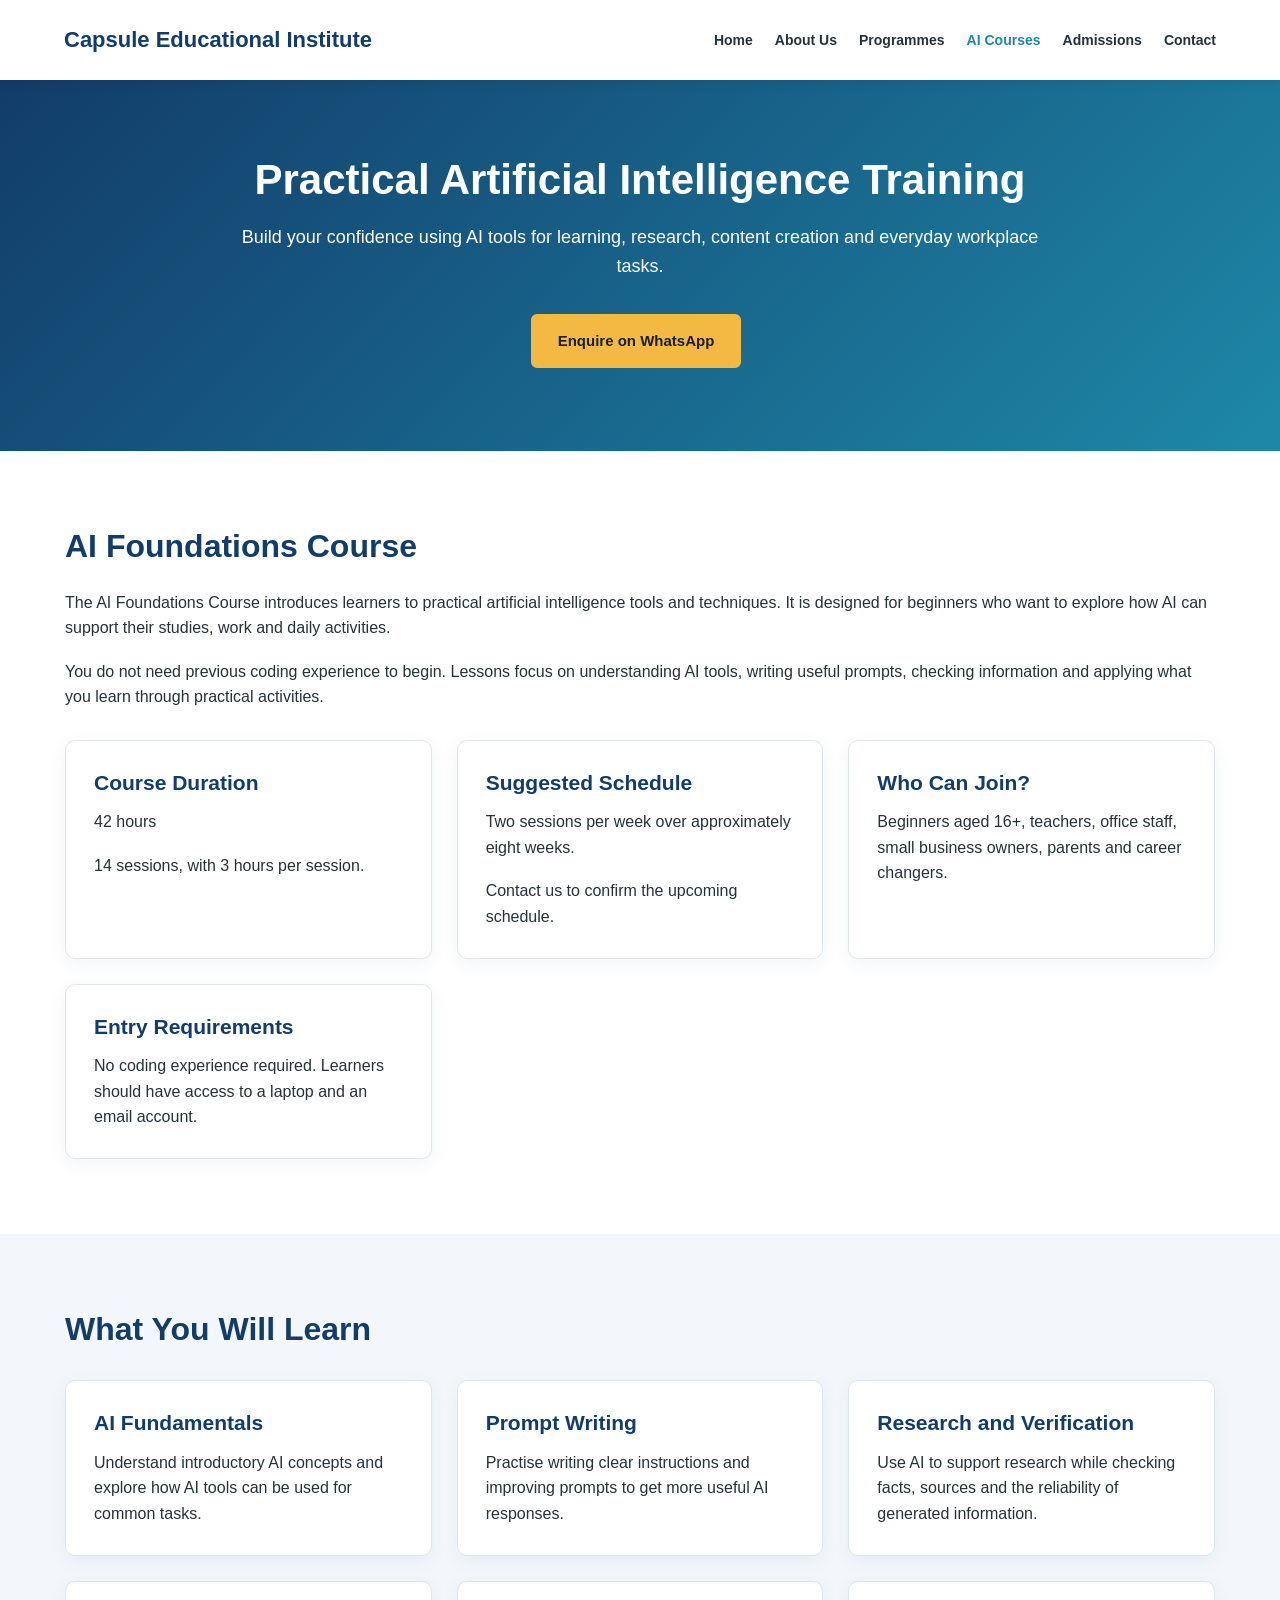
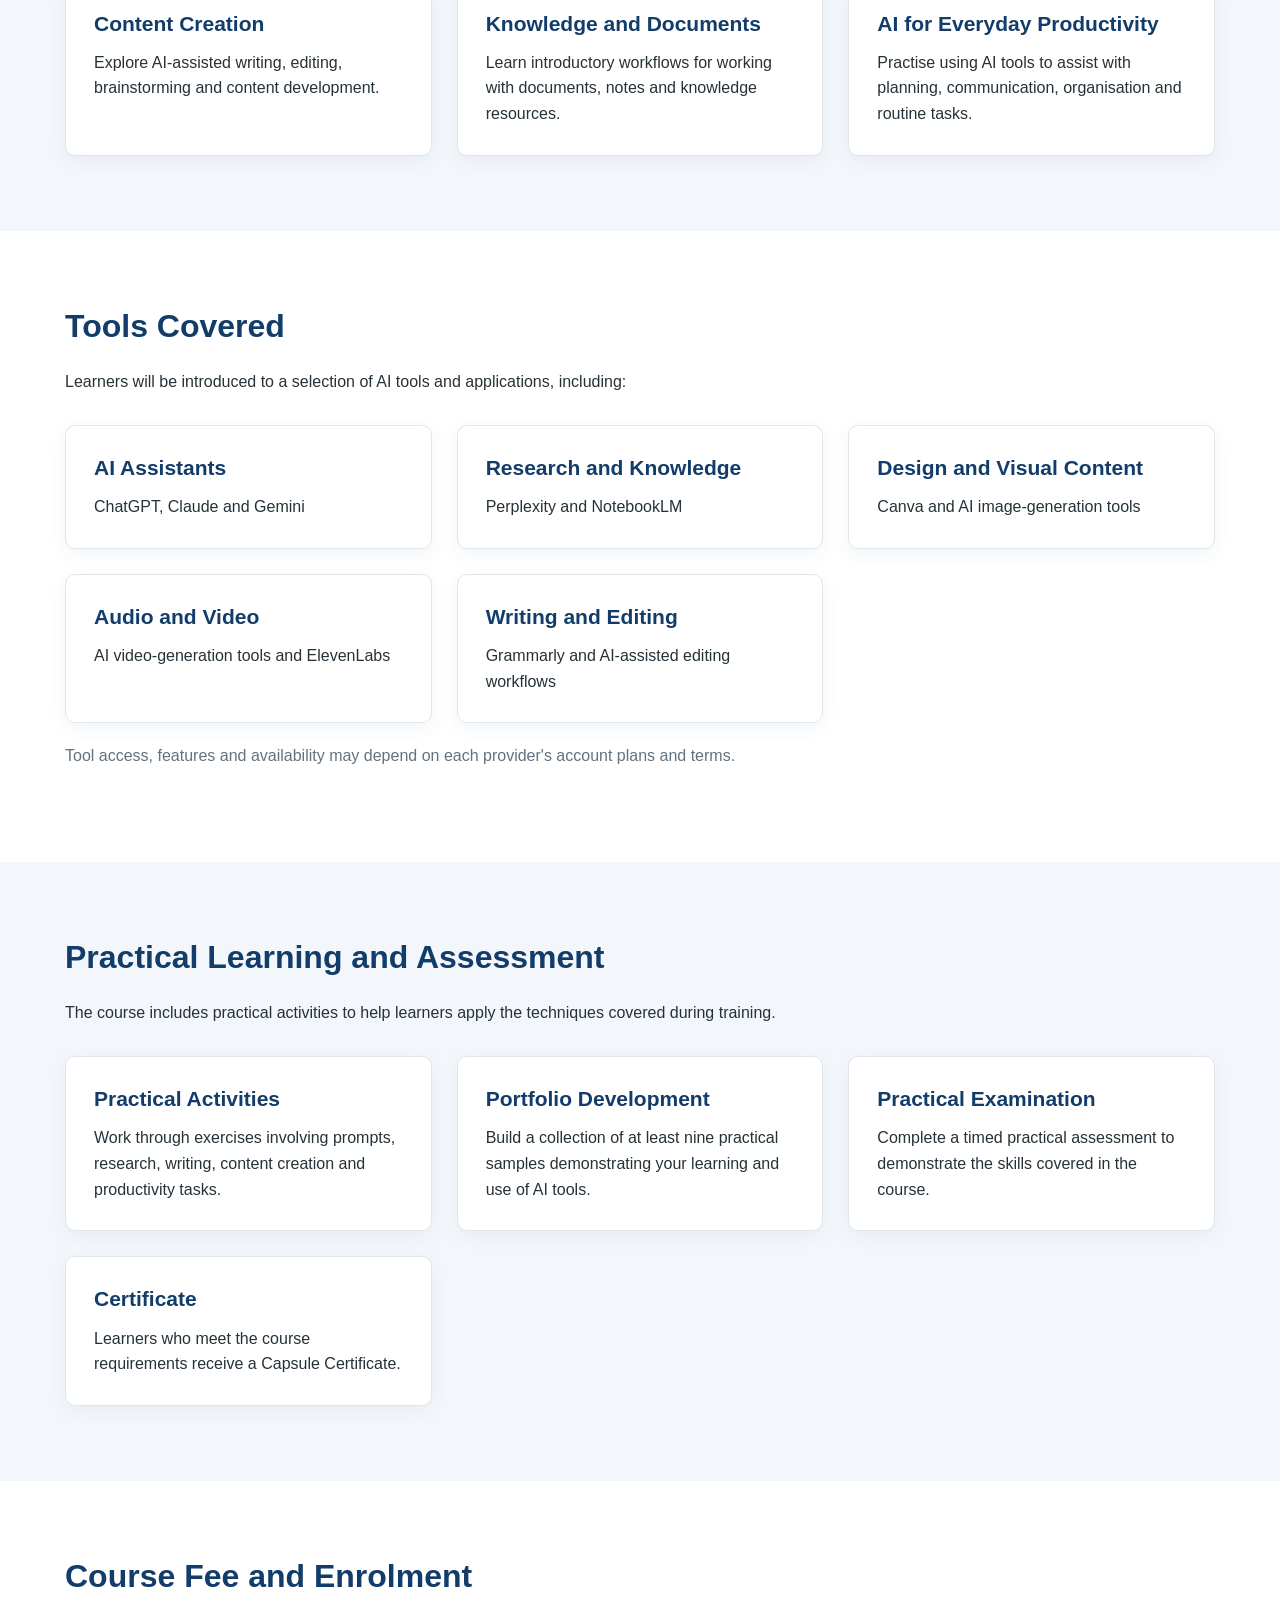
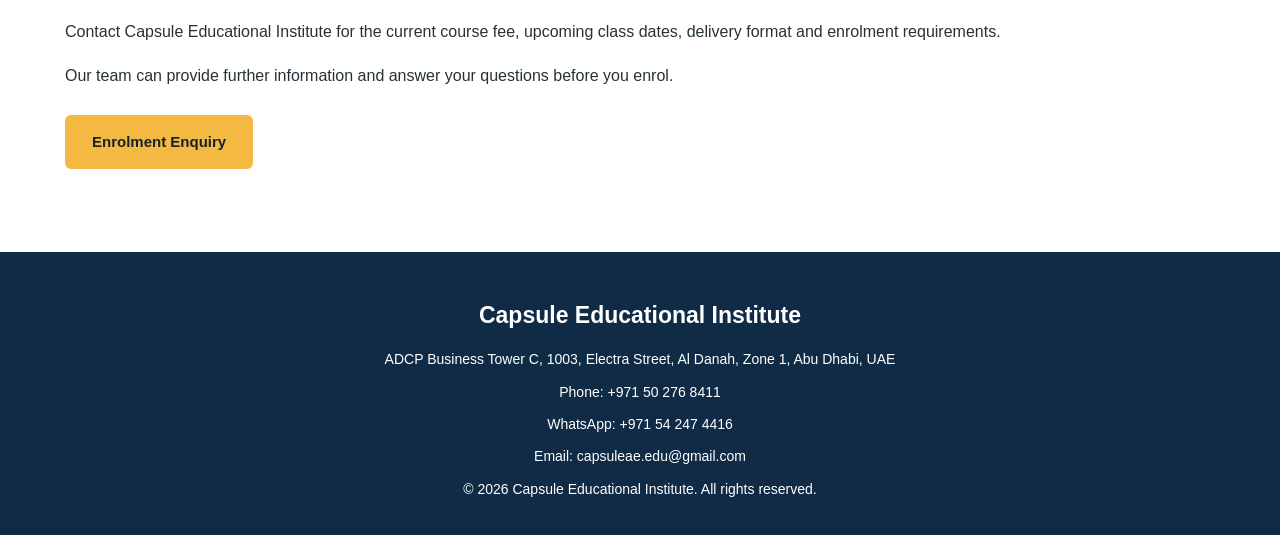
<file: ai-courses.html>
<!DOCTYPE html>
<html lang="en">
<head>
    <meta charset="UTF-8">
    <meta name="viewport" content="width=device-width, initial-scale=1.0">
    <title>AI Courses | Capsule Educational Institute</title>
    <meta name="description" content="Discover practical AI training at Capsule Educational Institute in Abu Dhabi. Learn to use AI tools for research, productivity and content creation.">
    <link rel="stylesheet" href="css/style.css">
</head>

<body>

    <!-- Header -->
    <header>
        <nav class="navbar">
            <a href="index.html" class="logo">Capsule Educational Institute</a>

            <ul class="nav-links">
                <li><a href="index.html">Home</a></li>
                <li><a href="about.html">About Us</a></li>
                <li><a href="programmes.html">Programmes</a></li>
                <li><a href="ai-courses.html" class="active">AI Courses</a></li>
                <li><a href="admissions.html">Admissions</a></li>
                <li><a href="contact.html">Contact</a></li>
            </ul>
        </nav>
    </header>

    <!-- Hero -->
    <section class="page-hero">
        <div class="container">
            <h1>Practical Artificial Intelligence Training</h1>
            <p>
                Build your confidence using AI tools for learning, research,
                content creation and everyday workplace tasks.
            </p>
            <a href="https://wa.me/971542474416" class="btn" target="_blank" rel="noopener">
                Enquire on WhatsApp
            </a>
        </div>
    </section>

    <!-- Course Introduction -->
    <section class="section">
        <div class="container">
            <h2>AI Foundations Course</h2>

            <p>
                The AI Foundations Course introduces learners to practical artificial
                intelligence tools and techniques. It is designed for beginners who want
                to explore how AI can support their studies, work and daily activities.
            </p>

            <p>
                You do not need previous coding experience to begin. Lessons focus on
                understanding AI tools, writing useful prompts, checking information and
                applying what you learn through practical activities.
            </p>

            <div class="cards">

                <div class="card">
                    <h3>Course Duration</h3>
                    <p>42 hours</p>
                    <p>14 sessions, with 3 hours per session.</p>
                </div>

                <div class="card">
                    <h3>Suggested Schedule</h3>
                    <p>Two sessions per week over approximately eight weeks.</p>
                    <p>Contact us to confirm the upcoming schedule.</p>
                </div>

                <div class="card">
                    <h3>Who Can Join?</h3>
                    <p>
                        Beginners aged 16+, teachers, office staff, small business owners,
                        parents and career changers.
                    </p>
                </div>

                <div class="card">
                    <h3>Entry Requirements</h3>
                    <p>
                        No coding experience required. Learners should have access to a
                        laptop and an email account.
                    </p>
                </div>

            </div>
        </div>
    </section>

    <!-- What You Will Learn -->
    <section class="section light-bg">
        <div class="container">
            <h2>What You Will Learn</h2>

            <div class="cards">

                <div class="card">
                    <h3>AI Fundamentals</h3>
                    <p>
                        Understand introductory AI concepts and explore how AI tools
                        can be used for common tasks.
                    </p>
                </div>

                <div class="card">
                    <h3>Prompt Writing</h3>
                    <p>
                        Practise writing clear instructions and improving prompts to
                        get more useful AI responses.
                    </p>
                </div>

                <div class="card">
                    <h3>Research and Verification</h3>
                    <p>
                        Use AI to support research while checking facts, sources and
                        the reliability of generated information.
                    </p>
                </div>

                <div class="card">
                    <h3>Content Creation</h3>
                    <p>
                        Explore AI-assisted writing, editing, brainstorming and
                        content development.
                    </p>
                </div>

                <div class="card">
                    <h3>Knowledge and Documents</h3>
                    <p>
                        Learn introductory workflows for working with documents,
                        notes and knowledge resources.
                    </p>
                </div>

                <div class="card">
                    <h3>AI for Everyday Productivity</h3>
                    <p>
                        Practise using AI tools to assist with planning, communication,
                        organisation and routine tasks.
                    </p>
                </div>

            </div>
        </div>
    </section>

    <!-- Tools -->
    <section class="section">
        <div class="container">
            <h2>Tools Covered</h2>

            <p>
                Learners will be introduced to a selection of AI tools and applications,
                including:
            </p>

            <div class="cards">

                <div class="card">
                    <h3>AI Assistants</h3>
                    <p>ChatGPT, Claude and Gemini</p>
                </div>

                <div class="card">
                    <h3>Research and Knowledge</h3>
                    <p>Perplexity and NotebookLM</p>
                </div>

                <div class="card">
                    <h3>Design and Visual Content</h3>
                    <p>Canva and AI image-generation tools</p>
                </div>

                <div class="card">
                    <h3>Audio and Video</h3>
                    <p>AI video-generation tools and ElevenLabs</p>
                </div>

                <div class="card">
                    <h3>Writing and Editing</h3>
                    <p>Grammarly and AI-assisted editing workflows</p>
                </div>

            </div>

            <p class="small-text">
                Tool access, features and availability may depend on each provider's
                account plans and terms.
            </p>
        </div>
    </section>

    <!-- Practical Work -->
    <section class="section light-bg">
        <div class="container">
            <h2>Practical Learning and Assessment</h2>

            <p>
                The course includes practical activities to help learners apply the
                techniques covered during training.
            </p>

            <div class="cards">

                <div class="card">
                    <h3>Practical Activities</h3>
                    <p>
                        Work through exercises involving prompts, research, writing,
                        content creation and productivity tasks.
                    </p>
                </div>

                <div class="card">
                    <h3>Portfolio Development</h3>
                    <p>
                        Build a collection of at least nine practical samples demonstrating
                        your learning and use of AI tools.
                    </p>
                </div>

                <div class="card">
                    <h3>Practical Examination</h3>
                    <p>
                        Complete a timed practical assessment to demonstrate the skills
                        covered in the course.
                    </p>
                </div>

                <div class="card">
                    <h3>Certificate</h3>
                    <p>
                        Learners who meet the course requirements receive a
                        Capsule Certificate.
                    </p>
                </div>

            </div>
        </div>
    </section>

    <!-- Fee and Enquiry -->
    <section class="section">
        <div class="container">
            <h2>Course Fee and Enrolment</h2>

            <p>
                Contact Capsule Educational Institute for the current course fee,
                upcoming class dates, delivery format and enrolment requirements.
            </p>

            <p>
                Our team can provide further information and answer your questions
                before you enrol.
            </p>

            <a href="admissions.html" class="btn">Enrolment Enquiry</a>

            <a href="https://wa.me/971542474416" class="btn btn-secondary" target="_blank" rel="noopener">
                Chat on WhatsApp
            </a>
        </div>
    </section>

    <!-- Footer -->
    <footer>
        <div class="container">
            <h3>Capsule Educational Institute</h3>

            <p>
                ADCP Business Tower C, 1003, Electra Street, Al Danah,
                Zone 1, Abu Dhabi, UAE
            </p>

            <p>Phone: +971 50 276 8411</p>
            <p>WhatsApp: +971 54 247 4416</p>
            <p>Email: capsuleae.edu@gmail.com</p>

            <p>&copy; 2026 Capsule Educational Institute. All rights reserved.</p>
        </div>
    </footer>

    <script src="js/script.js"></script>

</body>
</html>
</file>
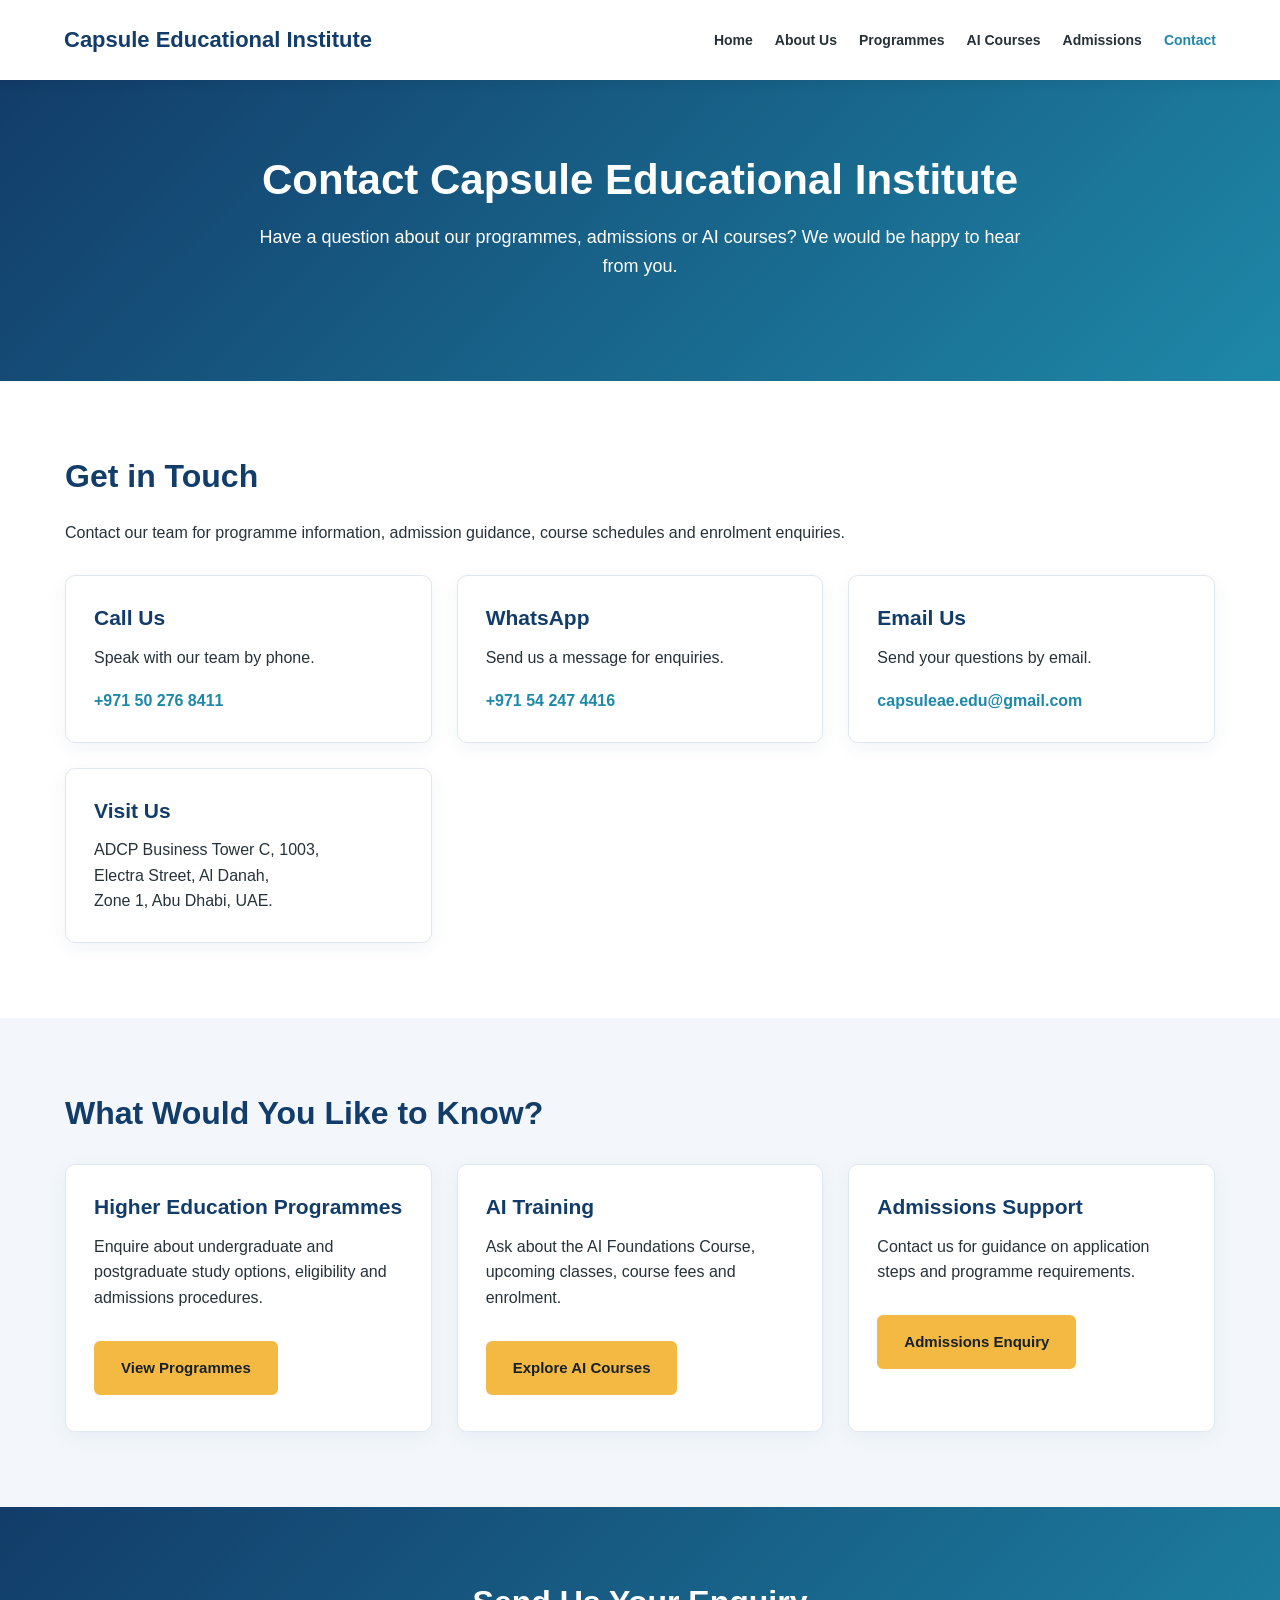
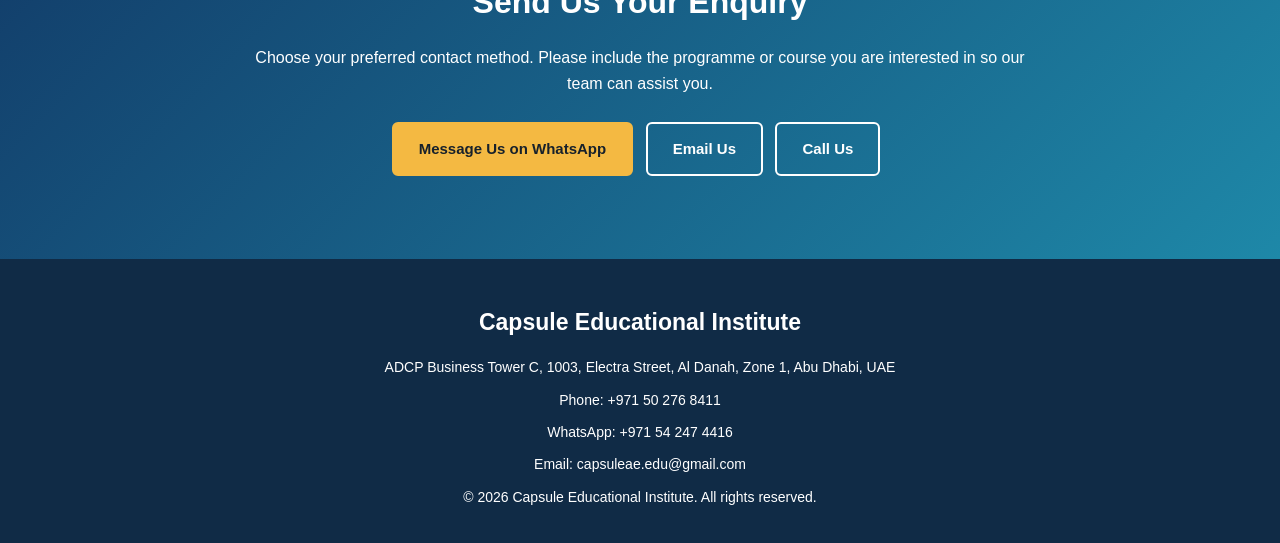
<file: contact.html>
<!DOCTYPE html>
<html lang="en">
<head>
    <meta charset="UTF-8">
    <meta name="viewport" content="width=device-width, initial-scale=1.0">

    <title>Contact Us | Capsule Educational Institute</title>

    <meta name="description" content="Contact Capsule Educational Institute in Abu Dhabi for programme information, admissions guidance and AI course enquiries.">

    <link rel="stylesheet" href="css/style.css">
</head>

<body>

    <!-- Header -->
    <header>
        <nav class="navbar">
            <a href="index.html" class="logo">Capsule Educational Institute</a>

            <ul class="nav-links">
                <li><a href="index.html">Home</a></li>
                <li><a href="about.html">About Us</a></li>
                <li><a href="programmes.html">Programmes</a></li>
                <li><a href="ai-courses.html">AI Courses</a></li>
                <li><a href="admissions.html">Admissions</a></li>
                <li><a href="contact.html" class="active">Contact</a></li>
            </ul>
        </nav>
    </header>

    <!-- Hero -->
    <section class="page-hero">
        <div class="container">
            <h1>Contact Capsule Educational Institute</h1>
            <p>
                Have a question about our programmes, admissions or AI courses?
                We would be happy to hear from you.
            </p>
        </div>
    </section>

    <!-- Contact Information -->
    <section class="section">
        <div class="container">
            <h2>Get in Touch</h2>

            <p>
                Contact our team for programme information, admission guidance,
                course schedules and enrolment enquiries.
            </p>

            <div class="cards">

                <div class="card">
                    <h3>Call Us</h3>
                    <p>Speak with our team by phone.</p>
                    <p>
                        <a href="tel:+971502768411">+971 50 276 8411</a>
                    </p>
                </div>

                <div class="card">
                    <h3>WhatsApp</h3>
                    <p>Send us a message for enquiries.</p>
                    <p>
                        <a href="https://wa.me/971542474416"
                           target="_blank"
                           rel="noopener">
                            +971 54 247 4416
                        </a>
                    </p>
                </div>

                <div class="card">
                    <h3>Email Us</h3>
                    <p>Send your questions by email.</p>
                    <p>
                        <a href="mailto:capsuleae.edu@gmail.com">
                            capsuleae.edu@gmail.com
                        </a>
                    </p>
                </div>

                <div class="card">
                    <h3>Visit Us</h3>
                    <p>
                        ADCP Business Tower C, 1003,<br>
                        Electra Street, Al Danah,<br>
                        Zone 1, Abu Dhabi, UAE.
                    </p>
                </div>

            </div>
        </div>
    </section>

    <!-- Enquiry Options -->
    <section class="section light-bg">
        <div class="container">
            <h2>What Would You Like to Know?</h2>

            <div class="cards">

                <div class="card">
                    <h3>Higher Education Programmes</h3>
                    <p>
                        Enquire about undergraduate and postgraduate study options,
                        eligibility and admissions procedures.
                    </p>
                    <a href="programmes.html" class="btn">View Programmes</a>
                </div>

                <div class="card">
                    <h3>AI Training</h3>
                    <p>
                        Ask about the AI Foundations Course, upcoming classes,
                        course fees and enrolment.
                    </p>
                    <a href="ai-courses.html" class="btn">Explore AI Courses</a>
                </div>

                <div class="card">
                    <h3>Admissions Support</h3>
                    <p>
                        Contact us for guidance on application steps and
                        programme requirements.
                    </p>
                    <a href="admissions.html" class="btn">Admissions Enquiry</a>
                </div>

            </div>
        </div>
    </section>

    <!-- Contact CTA -->
    <section class="section cta-section">
        <div class="container">
            <h2>Send Us Your Enquiry</h2>

            <p>
                Choose your preferred contact method. Please include the programme
                or course you are interested in so our team can assist you.
            </p>

            <a href="https://wa.me/971542474416"
               class="btn"
               target="_blank"
               rel="noopener">
                Message Us on WhatsApp
            </a>

            <a href="mailto:capsuleae.edu@gmail.com"
               class="btn btn-secondary">
                Email Us
            </a>

            <a href="tel:+971502768411"
               class="btn btn-secondary">
                Call Us
            </a>
        </div>
    </section>

    <!-- Footer -->
    <footer>
        <div class="container">
            <h3>Capsule Educational Institute</h3>

            <p>
                ADCP Business Tower C, 1003, Electra Street, Al Danah,
                Zone 1, Abu Dhabi, UAE
            </p>

            <p>Phone: +971 50 276 8411</p>
            <p>WhatsApp: +971 54 247 4416</p>
            <p>Email: capsuleae.edu@gmail.com</p>

            <p>&copy; 2026 Capsule Educational Institute. All rights reserved.</p>
        </div>
    </footer>

    <script src="js/script.js"></script>

</body>
</html>
</file>
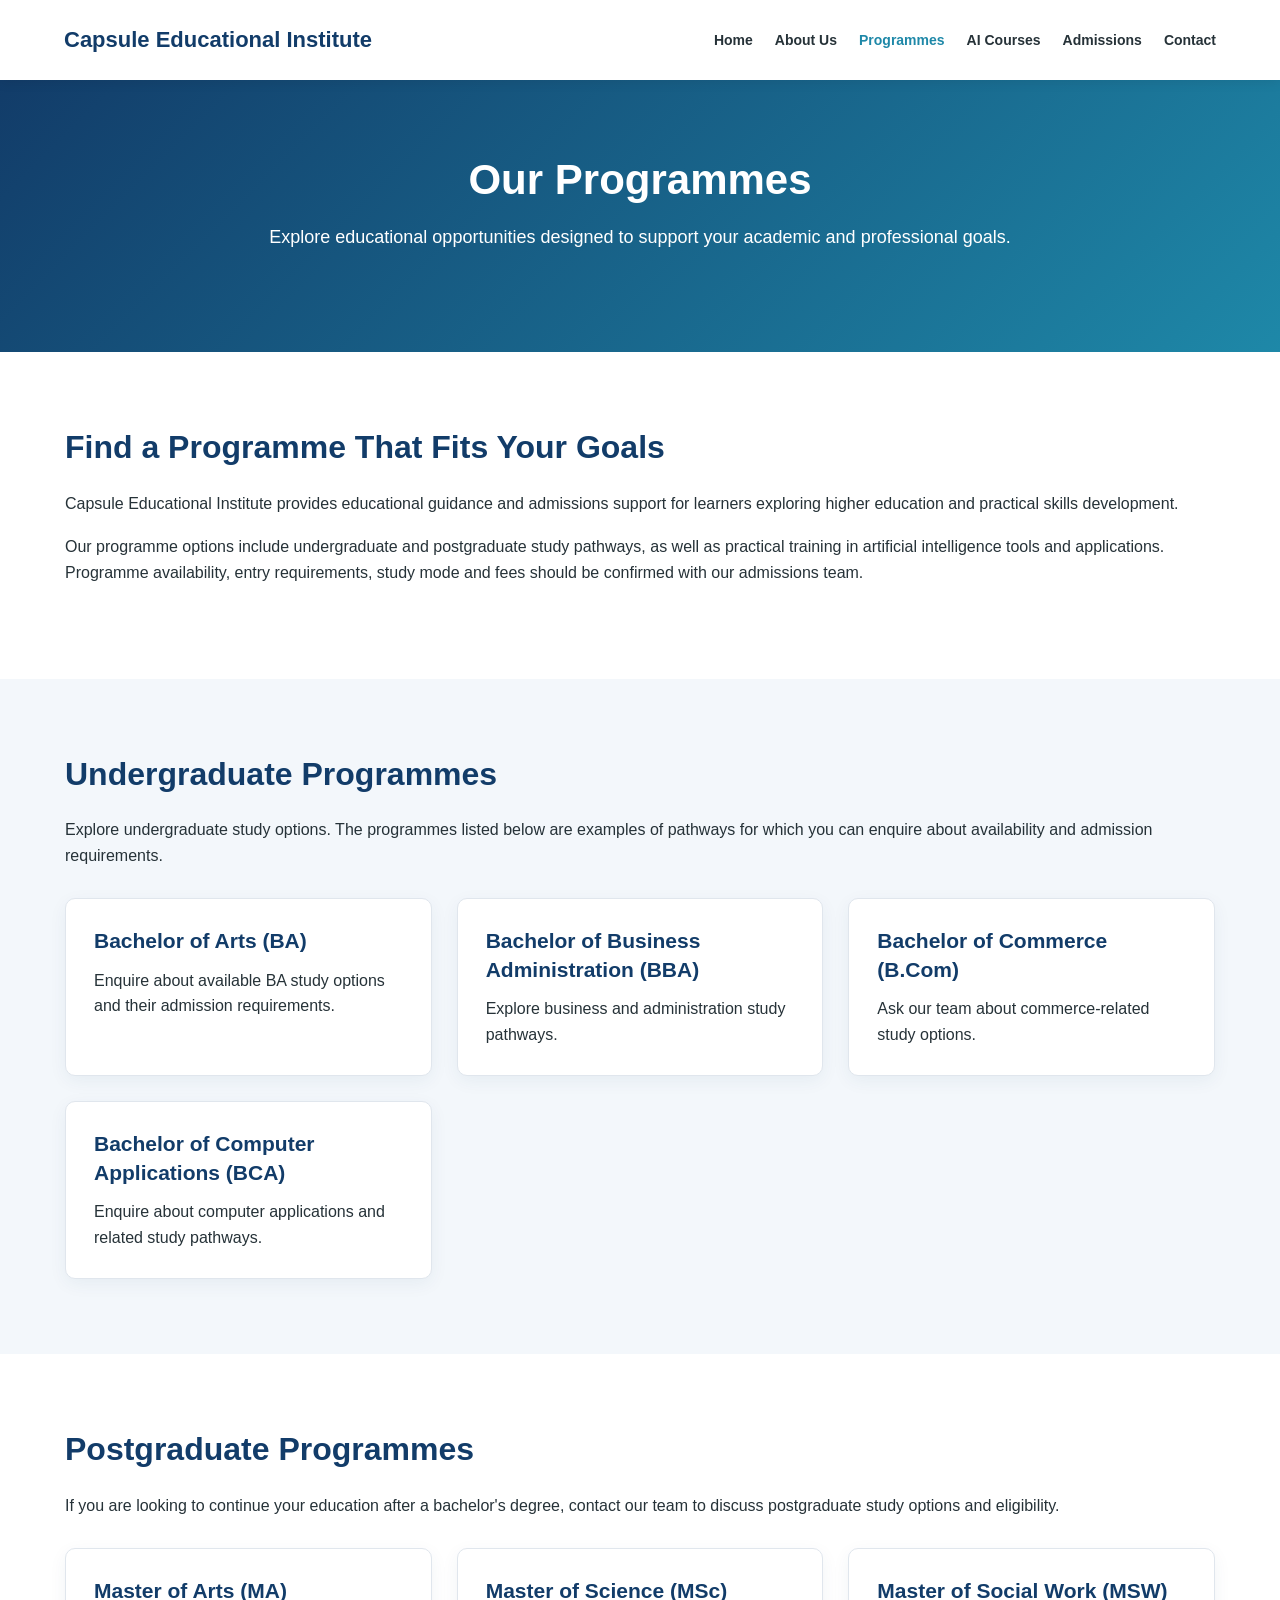
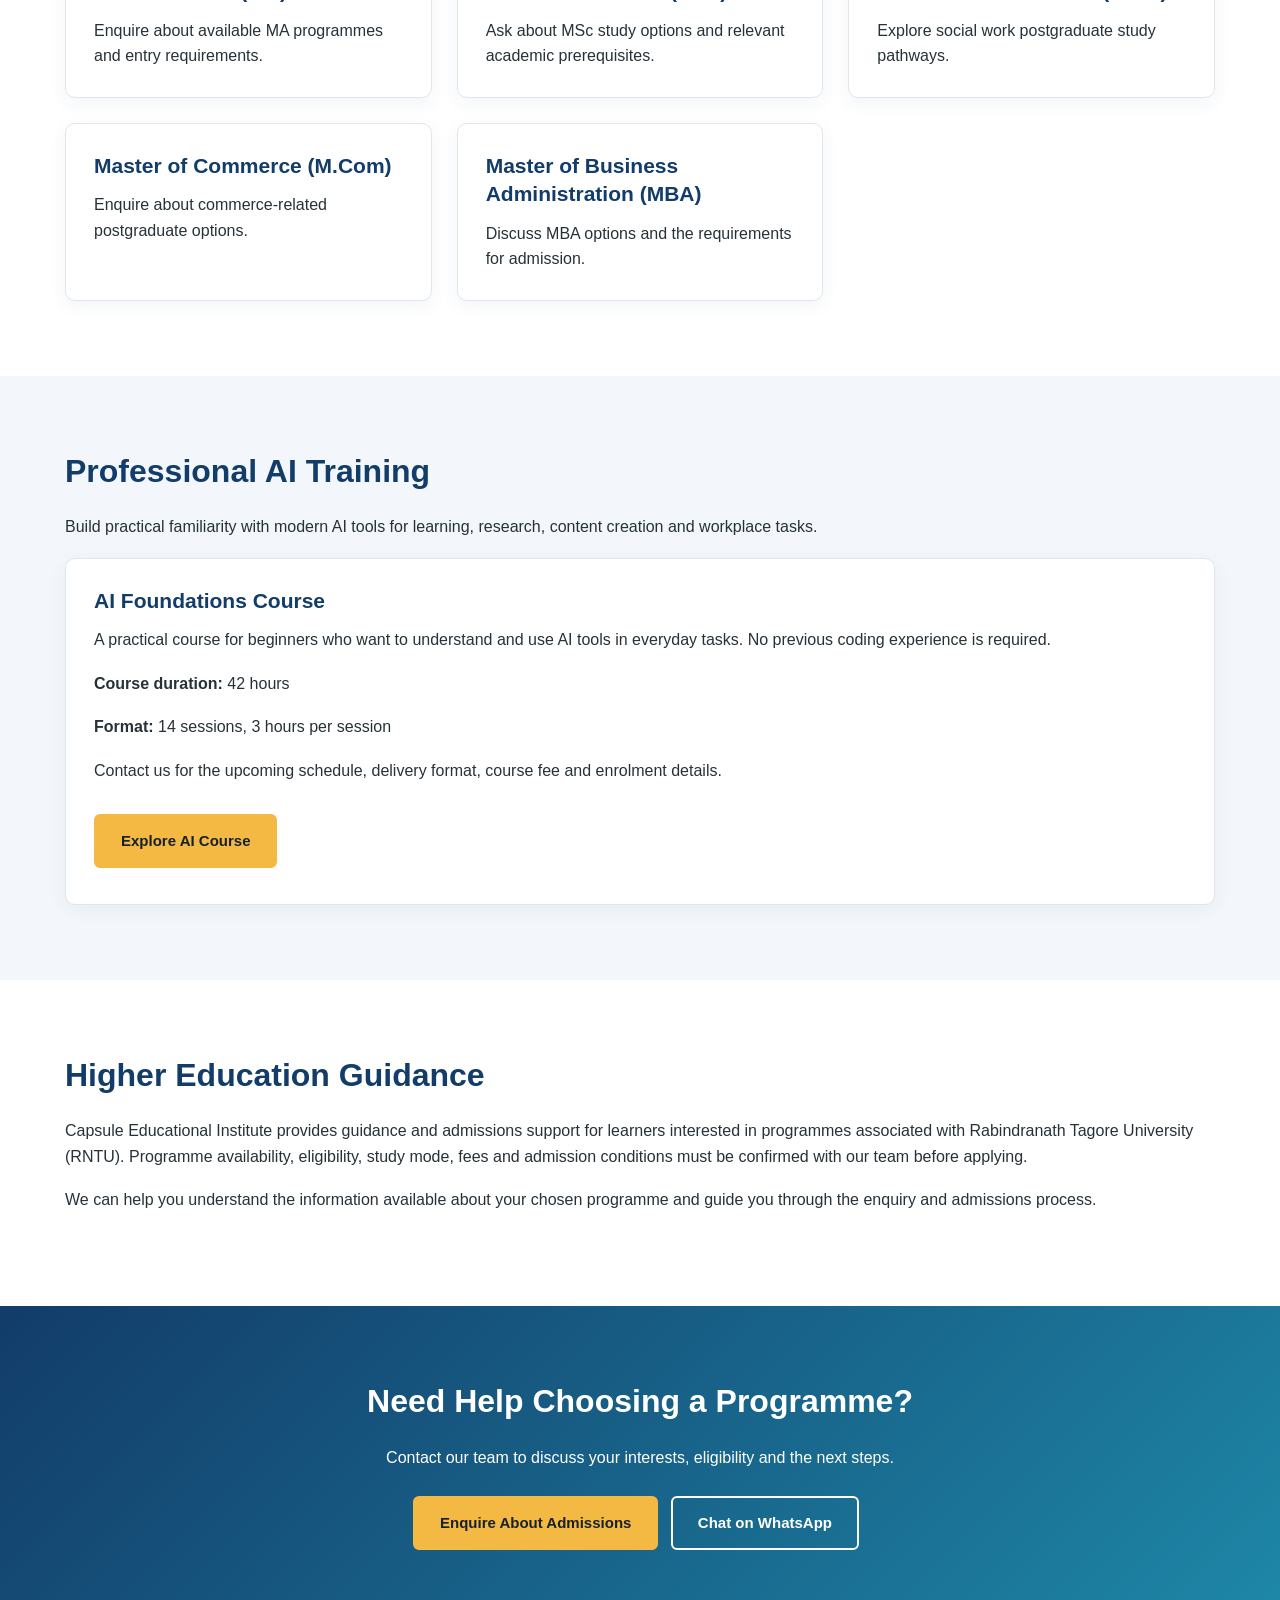
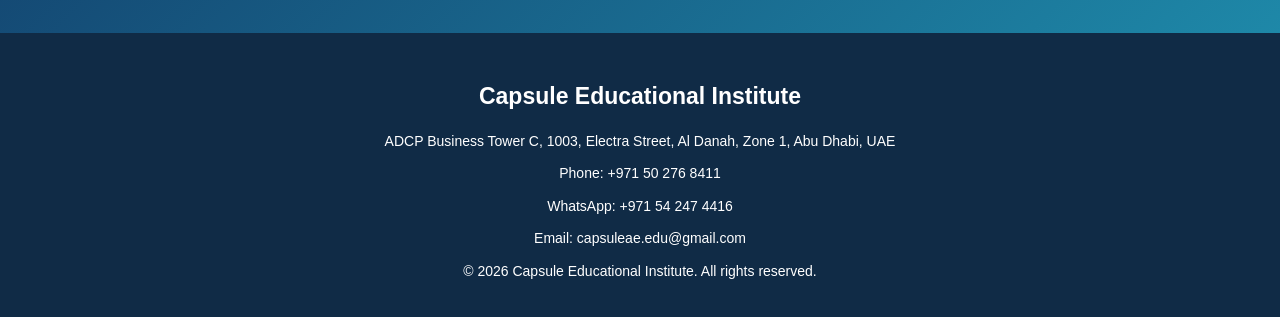
<file: programmes.html>
<!DOCTYPE html>
<html lang="en">
<head>
    <meta charset="UTF-8">
    <meta name="viewport" content="width=device-width, initial-scale=1.0">
    <title>Programmes | Capsule Educational Institute</title>
    <meta name="description" content="Explore higher education programmes and AI training opportunities at Capsule Educational Institute in Abu Dhabi.">
    <link rel="stylesheet" href="css/style.css">
</head>

<body>

    <!-- Header -->
    <header>
        <nav class="navbar">
            <a href="index.html" class="logo">Capsule Educational Institute</a>

            <ul class="nav-links">
                <li><a href="index.html">Home</a></li>
                <li><a href="about.html">About Us</a></li>
                <li><a href="programmes.html" class="active">Programmes</a></li>
                <li><a href="ai-courses.html">AI Courses</a></li>
                <li><a href="admissions.html">Admissions</a></li>
                <li><a href="contact.html">Contact</a></li>
            </ul>
        </nav>
    </header>

    <!-- Page Hero -->
    <section class="page-hero">
        <div class="container">
            <h1>Our Programmes</h1>
            <p>Explore educational opportunities designed to support your academic and professional goals.</p>
        </div>
    </section>

    <!-- Introduction -->
    <section class="section">
        <div class="container">
            <h2>Find a Programme That Fits Your Goals</h2>
            <p>
                Capsule Educational Institute provides educational guidance and admissions support
                for learners exploring higher education and practical skills development.
            </p>
            <p>
                Our programme options include undergraduate and postgraduate study pathways,
                as well as practical training in artificial intelligence tools and applications.
                Programme availability, entry requirements, study mode and fees should be confirmed
                with our admissions team.
            </p>
        </div>
    </section>

    <!-- Undergraduate Programmes -->
    <section class="section light-bg">
        <div class="container">
            <h2>Undergraduate Programmes</h2>
            <p>
                Explore undergraduate study options. The programmes listed below are examples of
                pathways for which you can enquire about availability and admission requirements.
            </p>

            <div class="cards">

                <div class="card">
                    <h3>Bachelor of Arts (BA)</h3>
                    <p>Enquire about available BA study options and their admission requirements.</p>
                </div>

                <div class="card">
                    <h3>Bachelor of Business Administration (BBA)</h3>
                    <p>Explore business and administration study pathways.</p>
                </div>

                <div class="card">
                    <h3>Bachelor of Commerce (B.Com)</h3>
                    <p>Ask our team about commerce-related study options.</p>
                </div>

                <div class="card">
                    <h3>Bachelor of Computer Applications (BCA)</h3>
                    <p>Enquire about computer applications and related study pathways.</p>
                </div>

            </div>
        </div>
    </section>

    <!-- Postgraduate Programmes -->
    <section class="section">
        <div class="container">
            <h2>Postgraduate Programmes</h2>
            <p>
                If you are looking to continue your education after a bachelor's degree,
                contact our team to discuss postgraduate study options and eligibility.
            </p>

            <div class="cards">

                <div class="card">
                    <h3>Master of Arts (MA)</h3>
                    <p>Enquire about available MA programmes and entry requirements.</p>
                </div>

                <div class="card">
                    <h3>Master of Science (MSc)</h3>
                    <p>Ask about MSc study options and relevant academic prerequisites.</p>
                </div>

                <div class="card">
                    <h3>Master of Social Work (MSW)</h3>
                    <p>Explore social work postgraduate study pathways.</p>
                </div>

                <div class="card">
                    <h3>Master of Commerce (M.Com)</h3>
                    <p>Enquire about commerce-related postgraduate options.</p>
                </div>

                <div class="card">
                    <h3>Master of Business Administration (MBA)</h3>
                    <p>Discuss MBA options and the requirements for admission.</p>
                </div>

            </div>
        </div>
    </section>

    <!-- AI Courses -->
    <section class="section light-bg">
        <div class="container">
            <h2>Professional AI Training</h2>
            <p>
                Build practical familiarity with modern AI tools for learning, research,
                content creation and workplace tasks.
            </p>

            <div class="card">
                <h3>AI Foundations Course</h3>
                <p>
                    A practical course for beginners who want to understand and use AI tools
                    in everyday tasks. No previous coding experience is required.
                </p>
                <p><strong>Course duration:</strong> 42 hours</p>
                <p><strong>Format:</strong> 14 sessions, 3 hours per session</p>
                <p>
                    Contact us for the upcoming schedule, delivery format, course fee and
                    enrolment details.
                </p>
                <a href="ai-courses.html" class="btn">Explore AI Course</a>
            </div>
        </div>
    </section>

    <!-- RNTU Information -->
    <section class="section">
        <div class="container">
            <h2>Higher Education Guidance</h2>
            <p>
                Capsule Educational Institute provides guidance and admissions support for
                learners interested in programmes associated with Rabindranath Tagore University
                (RNTU). Programme availability, eligibility, study mode, fees and admission
                conditions must be confirmed with our team before applying.
            </p>
            <p>
                We can help you understand the information available about your chosen programme
                and guide you through the enquiry and admissions process.
            </p>
        </div>
    </section>

    <!-- Call to Action -->
    <section class="section cta-section">
        <div class="container">
            <h2>Need Help Choosing a Programme?</h2>
            <p>
                Contact our team to discuss your interests, eligibility and the next steps.
            </p>
            <a href="admissions.html" class="btn">Enquire About Admissions</a>
            <a href="https://wa.me/971542474416" class="btn btn-secondary" target="_blank" rel="noopener">
                Chat on WhatsApp
            </a>
        </div>
    </section>

    <!-- Footer -->
    <footer>
        <div class="container">
            <h3>Capsule Educational Institute</h3>
            <p>ADCP Business Tower C, 1003, Electra Street, Al Danah, Zone 1, Abu Dhabi, UAE</p>
            <p>Phone: +971 50 276 8411</p>
            <p>WhatsApp: +971 54 247 4416</p>
            <p>Email: capsuleae.edu@gmail.com</p>
            <p>&copy; 2026 Capsule Educational Institute. All rights reserved.</p>
        </div>
    </footer>

    <script src="js/script.js"></script>

</body>
</html>
</file>
<file: css/style.css>
/* =========================================
   CAPSULE EDUCATIONAL INSTITUTE
   Main Website Stylesheet
========================================= */

/* ---------- Basic Reset ---------- */

* {
    margin: 0;
    padding: 0;
    box-sizing: border-box;
}

html {
    scroll-behavior: smooth;
}

body {
    font-family: Arial, Helvetica, sans-serif;
    line-height: 1.6;
    color: #263238;
    background-color: #ffffff;
}

img {
    max-width: 100%;
    height: auto;
}

a {
    text-decoration: none;
    color: inherit;
}

ul {
    padding-left: 22px;
}

.container {
    width: 90%;
    max-width: 1150px;
    margin: 0 auto;
}


/* ---------- Colour Variables ---------- */

:root {
    --primary-color: #123c69;
    --secondary-color: #1e88a8;
    --accent-color: #f4b942;
    --text-color: #263238;
    --light-bg: #f3f7fb;
    --white: #ffffff;
    --border-color: #e0e6ed;
}


/* ---------- Header and Navigation ---------- */

header {
    background-color: var(--white);
    box-shadow: 0 2px 12px rgba(0, 0, 0, 0.08);
    position: sticky;
    top: 0;
    z-index: 1000;
}

.navbar {
    width: 90%;
    max-width: 1200px;
    min-height: 80px;
    margin: 0 auto;
    display: flex;
    justify-content: space-between;
    align-items: center;
    gap: 25px;
}

.logo {
    font-size: 22px;
    font-weight: 700;
    color: var(--primary-color);
    line-height: 1.3;
}

.nav-links {
    display: flex;
    align-items: center;
    justify-content: flex-end;
    flex-wrap: wrap;
    gap: 22px;
    list-style: none;
    padding: 0;
}

.nav-links a {
    font-size: 14px;
    font-weight: 600;
    color: var(--text-color);
    transition: color 0.3s ease;
}

.nav-links a:hover,
.nav-links a.active {
    color: var(--secondary-color);
}


/* ---------- Hero Sections ---------- */

.hero {
    background: linear-gradient(
        135deg,
        var(--primary-color),
        var(--secondary-color)
    );
    color: var(--white);
    padding: 100px 0;
    text-align: center;
}

.hero h1 {
    font-size: 46px;
    line-height: 1.2;
    margin-bottom: 22px;
}

.hero p {
    max-width: 800px;
    margin: 0 auto 30px;
    font-size: 19px;
}

.page-hero {
    background: linear-gradient(
        135deg,
        var(--primary-color),
        var(--secondary-color)
    );
    color: var(--white);
    padding: 75px 0;
    text-align: center;
}

.page-hero h1 {
    font-size: 42px;
    line-height: 1.2;
    margin-bottom: 18px;
}

.page-hero p {
    max-width: 800px;
    margin: 0 auto 25px;
    font-size: 18px;
}


/* ---------- Buttons ---------- */

.btn {
    display: inline-block;
    background-color: var(--accent-color);
    color: #17212b;
    padding: 13px 25px;
    margin: 8px 8px 8px 0;
    border-radius: 6px;
    font-size: 15px;
    font-weight: 700;
    border: 2px solid var(--accent-color);
    transition: all 0.3s ease;
    cursor: pointer;
}

.btn:hover {
    background-color: #e5a82e;
    border-color: #e5a82e;
    transform: translateY(-2px);
}

.btn-secondary {
    background-color: transparent;
    color: var(--white);
    border-color: var(--white);
}

.btn-secondary:hover {
    background-color: var(--white);
    color: var(--primary-color);
    border-color: var(--white);
}


/* ---------- General Sections ---------- */

.section {
    padding: 75px 0;
}

.section h2 {
    color: var(--primary-color);
    font-size: 32px;
    line-height: 1.3;
    margin-bottom: 22px;
}

.section h3 {
    color: var(--primary-color);
    font-size: 21px;
    line-height: 1.35;
    margin-bottom: 12px;
}

.section p {
    margin-bottom: 18px;
    font-size: 16px;
}

.section ul {
    margin-bottom: 20px;
}

.section li {
    margin-bottom: 10px;
}

.light-bg {
    background-color: var(--light-bg);
}


/* ---------- Cards and Grids ---------- */

.cards {
    display: grid;
    grid-template-columns: repeat(3, minmax(0, 1fr));
    gap: 25px;
    margin-top: 30px;
}

.card {
    background-color: var(--white);
    padding: 28px;
    border-radius: 10px;
    border: 1px solid var(--border-color);
    box-shadow: 0 5px 18px rgba(18, 60, 105, 0.06);
    transition: transform 0.3s ease, box-shadow 0.3s ease;
}

.card:hover {
    transform: translateY(-5px);
    box-shadow: 0 10px 25px rgba(18, 60, 105, 0.12);
}

.card p:last-child {
    margin-bottom: 0;
}

.card .btn {
    margin-top: 12px;
}


/* ---------- Call to Action ---------- */

.cta-section {
    background: linear-gradient(
        135deg,
        var(--primary-color),
        var(--secondary-color)
    );
    color: var(--white);
    text-align: center;
}

.cta-section h2 {
    color: var(--white);
}

.cta-section p {
    max-width: 800px;
    margin-left: auto;
    margin-right: auto;
}

.cta-section .btn-secondary {
    color: var(--white);
    border-color: var(--white);
}

.cta-section .btn-secondary:hover {
    background-color: var(--white);
    color: var(--primary-color);
}


/* ---------- Contact Links ---------- */

.card a:not(.btn) {
    color: var(--secondary-color);
    font-weight: 600;
    overflow-wrap: anywhere;
}

.card a:not(.btn):hover {
    text-decoration: underline;
}


/* ---------- Small Text ---------- */

.small-text {
    font-size: 13px;
    color: #64727d;
    margin-top: 20px;
}


/* ---------- Footer ---------- */

footer {
    background-color: #102b46;
    color: var(--white);
    padding: 45px 0 25px;
    text-align: center;
}

footer h3 {
    color: var(--white);
    font-size: 23px;
    margin-bottom: 15px;
}

footer p {
    font-size: 14px;
    margin-bottom: 10px;
}

footer a {
    color: var(--white);
}

footer a:hover {
    text-decoration: underline;
}


/* ---------- Responsive Design: Tablets ---------- */

@media (max-width: 900px) {

    .navbar {
        flex-direction: column;
        justify-content: center;
        padding: 20px 0;
        gap: 15px;
    }

    .nav-links {
        justify-content: center;
        gap: 15px;
    }

    .cards {
        grid-template-columns: repeat(2, minmax(0, 1fr));
    }

    .hero h1 {
        font-size: 38px;
    }

    .page-hero h1 {
        font-size: 36px;
    }
}


/* ---------- Responsive Design: Mobile ---------- */

@media (max-width: 600px) {

    .container {
        width: 92%;
    }

    .navbar {
        width: 92%;
    }

    .logo {
        font-size: 20px;
        text-align: center;
    }

    .nav-links {
        gap: 10px 15px;
    }

    .nav-links a {
        font-size: 13px;
    }

    .hero {
        padding: 65px 0;
    }

    .hero h1 {
        font-size: 31px;
    }

    .hero p {
        font-size: 16px;
    }

    .page-hero {
        padding: 55px 0;
    }

    .page-hero h1 {
        font-size: 30px;
    }

    .page-hero p {
        font-size: 16px;
    }

    .section {
        padding: 50px 0;
    }

    .section h2 {
        font-size: 27px;
    }

    .section h3 {
        font-size: 20px;
    }

    .cards {
        grid-template-columns: 1fr;
        gap: 18px;
    }

    .card {
        padding: 23px;
    }

    .btn {
        padding: 12px 20px;
        font-size: 14px;
    }

    footer {
        padding: 35px 0 20px;
    }
}
</file>
